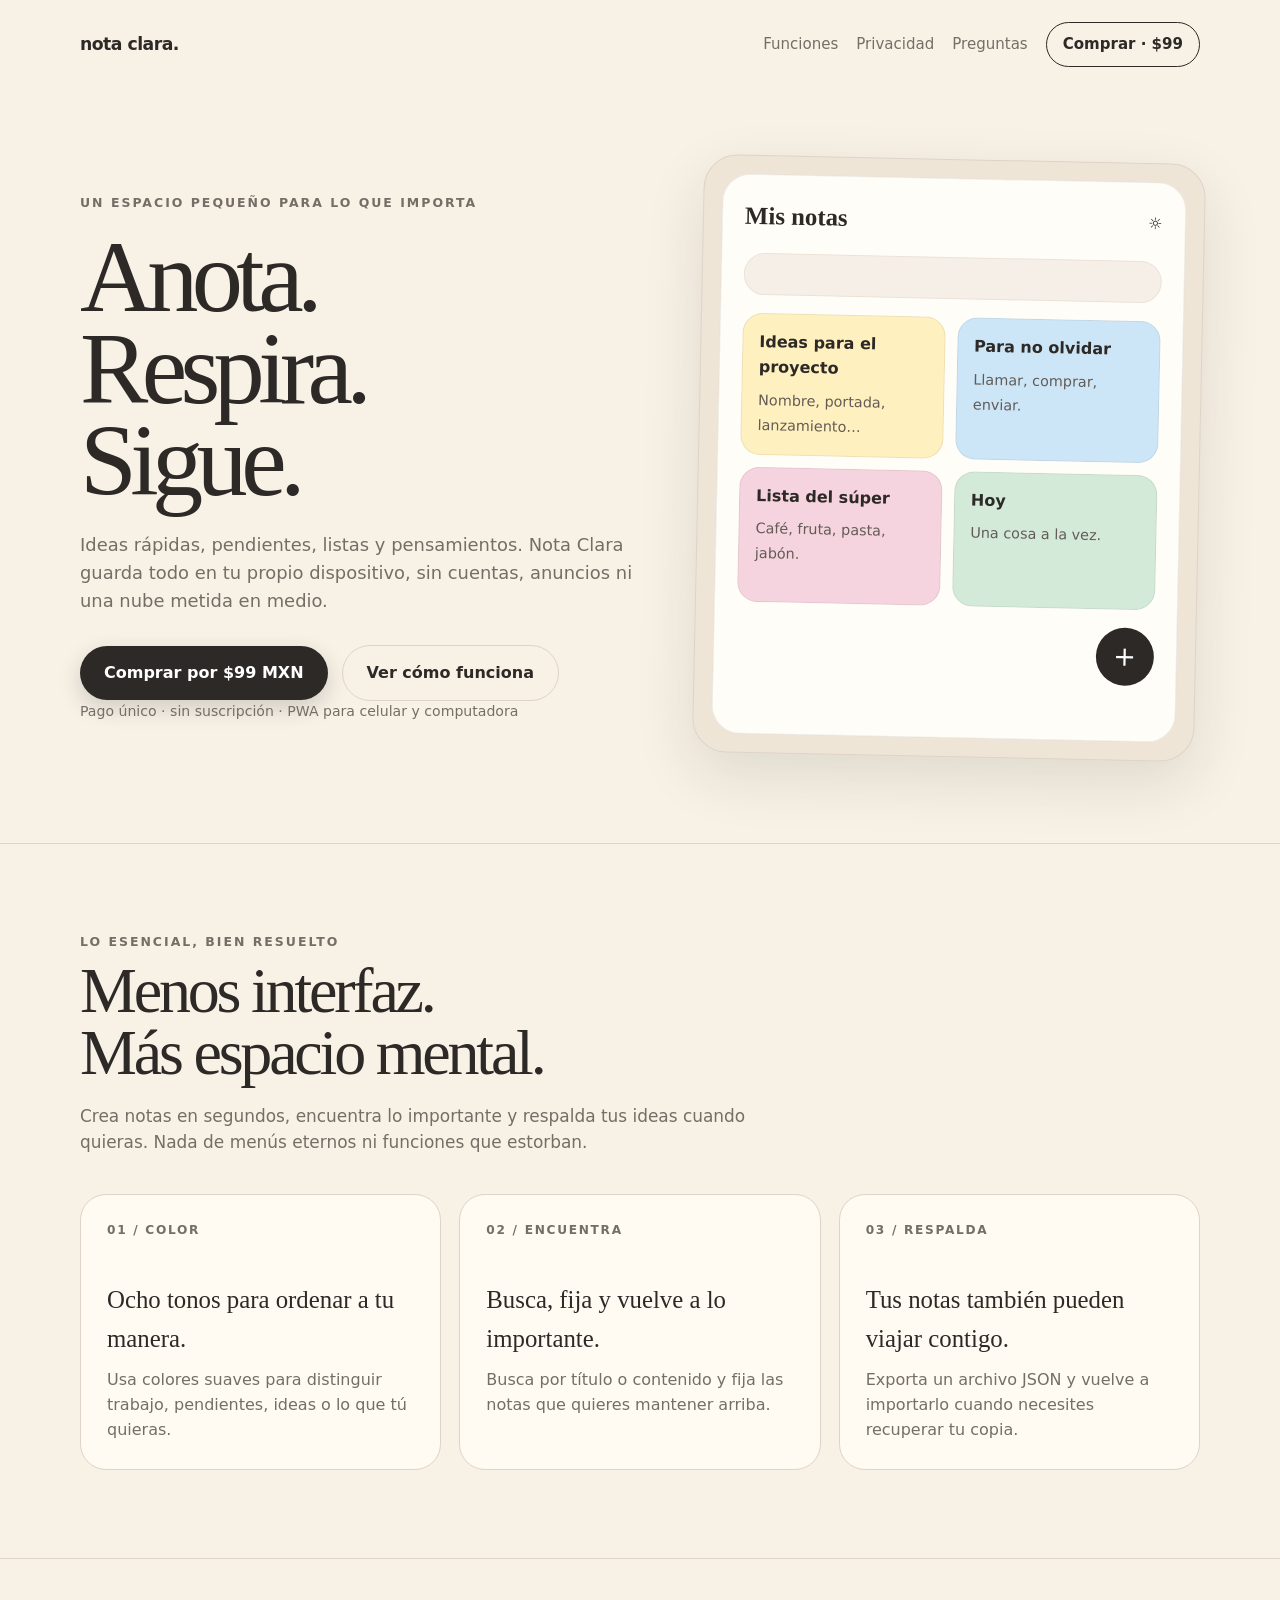
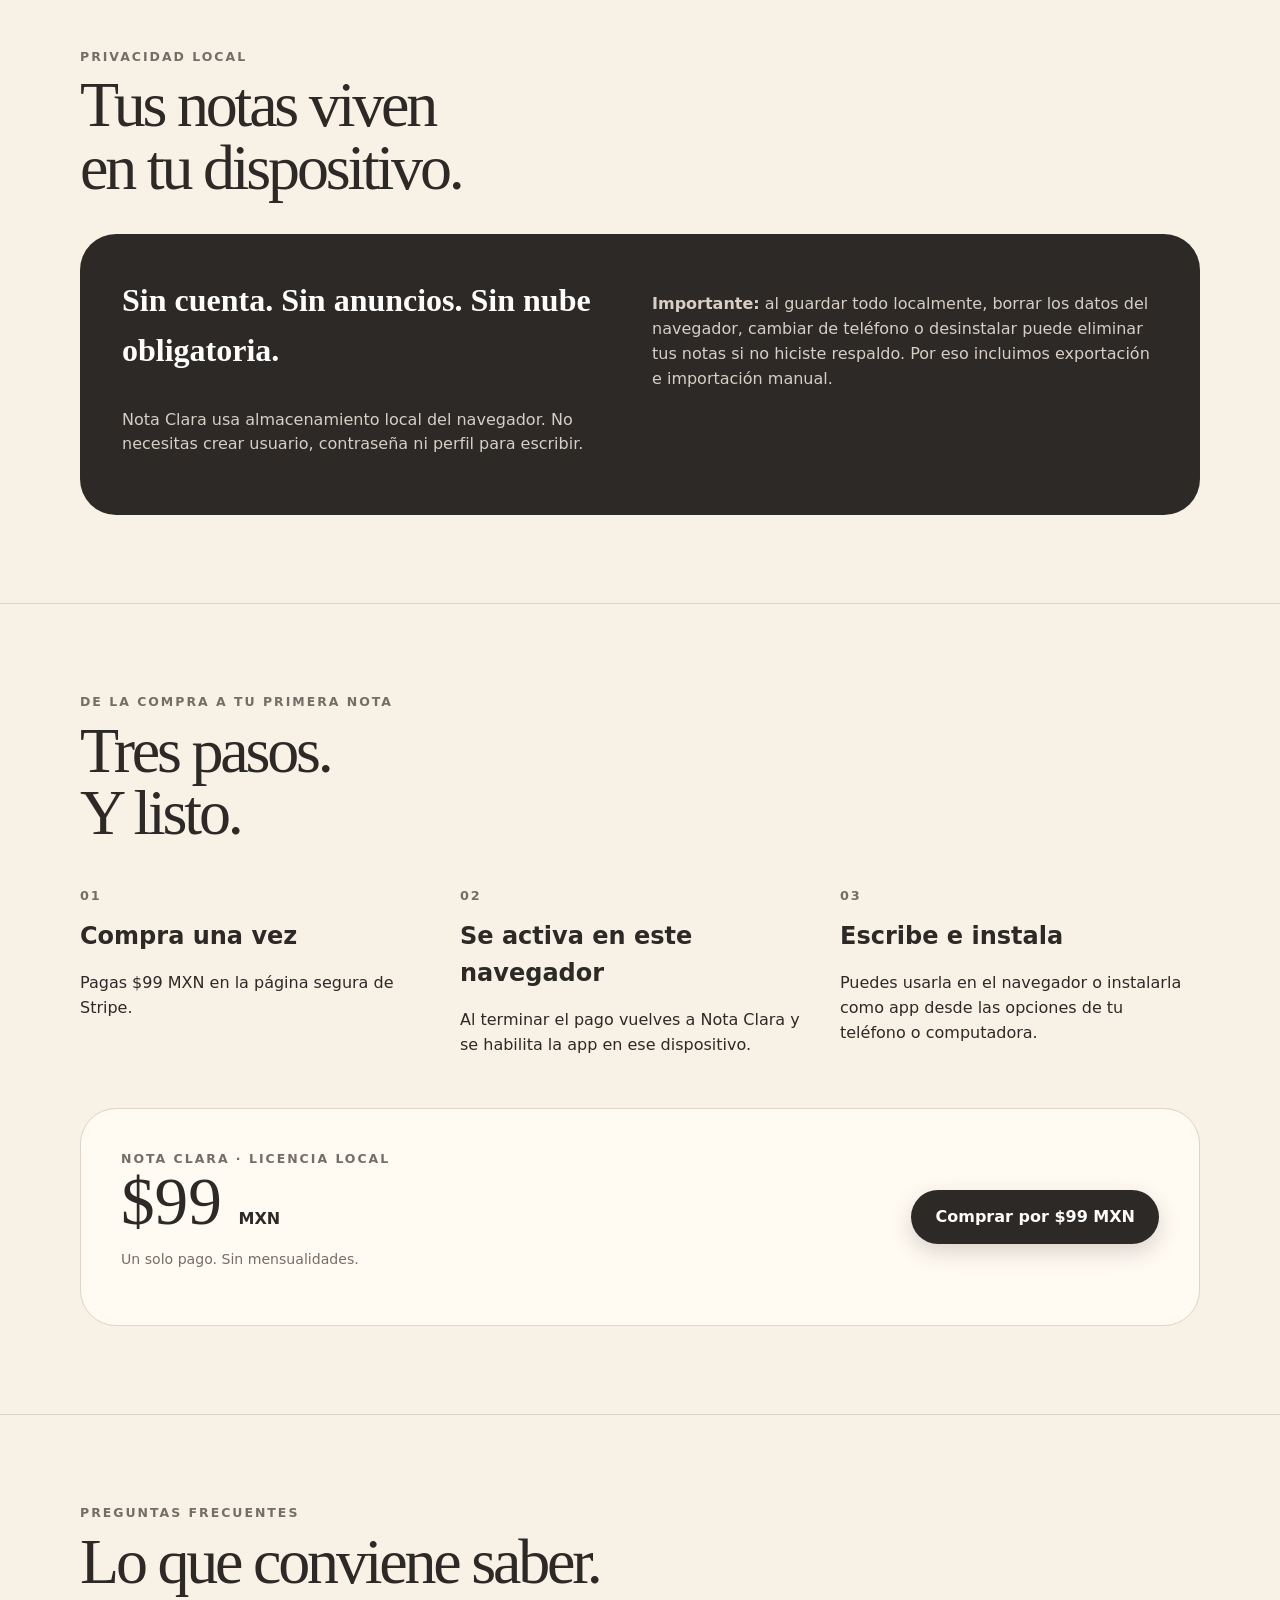
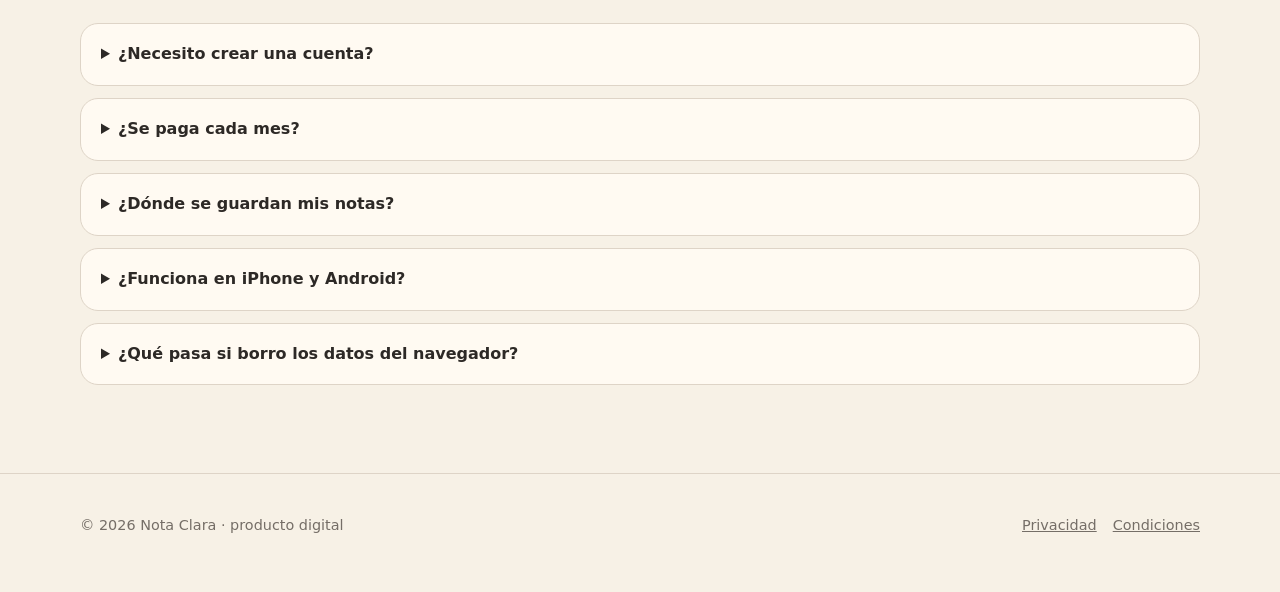
<file: index.html>
<!doctype html>
<html lang="es-MX">
<head>
<meta charset="utf-8"><meta name="viewport" content="width=device-width,initial-scale=1">
<title>Nota Clara — tus ideas, sin ruido</title>
<meta name="description" content="Una app de notas privada, rápida e instalable. Un solo pago de $99 MXN. Sin cuenta, sin anuncios y con tus notas guardadas en tu dispositivo.">
<meta name="theme-color" content="#f7f1e6"><meta property="og:title" content="Nota Clara"><meta property="og:description" content="Tus ideas, contigo. Notas locales, privadas y sin suscripción.">
<link rel="manifest" href="manifest.webmanifest"><link rel="icon" href="icon.svg" type="image/svg+xml"><link rel="stylesheet" href="styles.css">
</head>
<body>
<header class="container topbar">
  <a class="brand" href="./">nota clara.</a>
  <nav class="nav"><a href="#funciones">Funciones</a><a href="#privacidad">Privacidad</a><a href="#preguntas">Preguntas</a><a class="pill" href="https://buy.stripe.com/00w3co6zscEUdLd6kNenS06">Comprar · $99</a></nav>
</header>
<main>
<section class="container hero">
  <div>
    <div class="eyebrow">un espacio pequeño para lo que importa</div>
    <h1 class="serif">Anota.<br>Respira.<br>Sigue.</h1>
    <p>Ideas rápidas, pendientes, listas y pensamientos. Nota Clara guarda todo en tu propio dispositivo, sin cuentas, anuncios ni una nube metida en medio.</p>
    <div class="cta-row"><a class="cta" href="https://buy.stripe.com/00w3co6zscEUdLd6kNenS06">Comprar por $99 MXN</a><a class="cta secondary" href="#funciones">Ver cómo funciona</a></div>
    <div class="price-note">Pago único · sin suscripción · PWA para celular y computadora</div>
  </div>
  <div class="mock" aria-label="Vista previa de Nota Clara">
    <div class="phone">
      <div class="phone-head"><h3 class="serif">Mis notas</h3><span>☼</span></div>
      <div class="searchfake"></div>
      <div class="notesgrid">
        <div class="note-card"><strong>Ideas para el proyecto</strong><span>Nombre, portada, lanzamiento…</span></div>
        <div class="note-card"><strong>Para no olvidar</strong><span>Llamar, comprar, enviar.</span></div>
        <div class="note-card"><strong>Lista del súper</strong><span>Café, fruta, pasta, jabón.</span></div>
        <div class="note-card"><strong>Hoy</strong><span>Una cosa a la vez.</span></div>
      </div>
      <div class="fab">+</div>
    </div>
  </div>
</section>

<section id="funciones" class="section"><div class="container">
  <div class="eyebrow">lo esencial, bien resuelto</div>
  <h2 class="serif">Menos interfaz.<br>Más espacio mental.</h2>
  <p class="section-intro">Crea notas en segundos, encuentra lo importante y respalda tus ideas cuando quieras. Nada de menús eternos ni funciones que estorban.</p>
  <div class="feature-grid">
    <article class="feature"><div class="num">01 / COLOR</div><h3>Ocho tonos para ordenar a tu manera.</h3><p>Usa colores suaves para distinguir trabajo, pendientes, ideas o lo que tú quieras.</p></article>
    <article class="feature"><div class="num">02 / ENCUENTRA</div><h3>Busca, fija y vuelve a lo importante.</h3><p>Busca por título o contenido y fija las notas que quieres mantener arriba.</p></article>
    <article class="feature"><div class="num">03 / RESPALDA</div><h3>Tus notas también pueden viajar contigo.</h3><p>Exporta un archivo JSON y vuelve a importarlo cuando necesites recuperar tu copia.</p></article>
  </div>
</div></section>

<section id="privacidad" class="section"><div class="container">
  <div class="eyebrow">privacidad local</div>
  <h2 class="serif">Tus notas viven<br>en tu dispositivo.</h2>
  <div class="privacy-band">
    <div><h3 class="serif" style="font-size:2rem;margin-top:0">Sin cuenta. Sin anuncios. Sin nube obligatoria.</h3><p>Nota Clara usa almacenamiento local del navegador. No necesitas crear usuario, contraseña ni perfil para escribir.</p></div>
    <div><p><strong>Importante:</strong> al guardar todo localmente, borrar los datos del navegador, cambiar de teléfono o desinstalar puede eliminar tus notas si no hiciste respaldo. Por eso incluimos exportación e importación manual.</p></div>
  </div>
</div></section>

<section class="section"><div class="container">
  <div class="eyebrow">de la compra a tu primera nota</div>
  <h2 class="serif">Tres pasos.<br>Y listo.</h2>
  <div class="steps">
    <div class="step"><b>01</b><h3>Compra una vez</h3><p>Pagas $99 MXN en la página segura de Stripe.</p></div>
    <div class="step"><b>02</b><h3>Se activa en este navegador</h3><p>Al terminar el pago vuelves a Nota Clara y se habilita la app en ese dispositivo.</p></div>
    <div class="step"><b>03</b><h3>Escribe e instala</h3><p>Puedes usarla en el navegador o instalarla como app desde las opciones de tu teléfono o computadora.</p></div>
  </div>
  <div class="pricebox">
    <div><div class="eyebrow">nota clara · licencia local</div><div class="pricebig">$99 <span style="font:700 1rem Inter,system-ui">MXN</span></div><p class="small">Un solo pago. Sin mensualidades.</p></div>
    <a class="cta" href="https://buy.stripe.com/00w3co6zscEUdLd6kNenS06">Comprar por $99 MXN</a>
  </div>
</div></section>

<section id="preguntas" class="section"><div class="container">
  <div class="eyebrow">preguntas frecuentes</div><h2 class="serif">Lo que conviene saber.</h2>
  <div class="faq">
    <details><summary>¿Necesito crear una cuenta?</summary><p>No. La app no pide correo, usuario ni contraseña. Stripe puede solicitar datos para procesar el pago, pero eso no crea una cuenta dentro de Nota Clara.</p></details>
    <details><summary>¿Se paga cada mes?</summary><p>No. El precio mostrado es de $99 MXN por un pago único.</p></details>
    <details><summary>¿Dónde se guardan mis notas?</summary><p>En el almacenamiento local de tu navegador. Por eso recomendamos exportar respaldos periódicos.</p></details>
    <details><summary>¿Funciona en iPhone y Android?</summary><p>Sí, funciona desde navegadores modernos y puede instalarse como PWA cuando el sistema lo permita. La forma exacta de instalar varía según el dispositivo y navegador.</p></details>
    <details><summary>¿Qué pasa si borro los datos del navegador?</summary><p>Puedes perder la licencia local y las notas de ese dispositivo. Conserva tus respaldos. Para una restauración de compra más fuerte haría falta un sistema de cuenta o verificación en servidor.</p></details>
  </div>
</div></section>
</main>
<footer><div class="container footer-row"><div>© 2026 Nota Clara · producto digital</div><div class="footer-links"><a href="privacidad.html">Privacidad</a><a href="condiciones.html">Condiciones</a></div></div></footer>
<script>
if('serviceWorker' in navigator) window.addEventListener('load',()=>navigator.serviceWorker.register('./sw.js').catch(()=>{}));
</script>
</body></html>
</file>
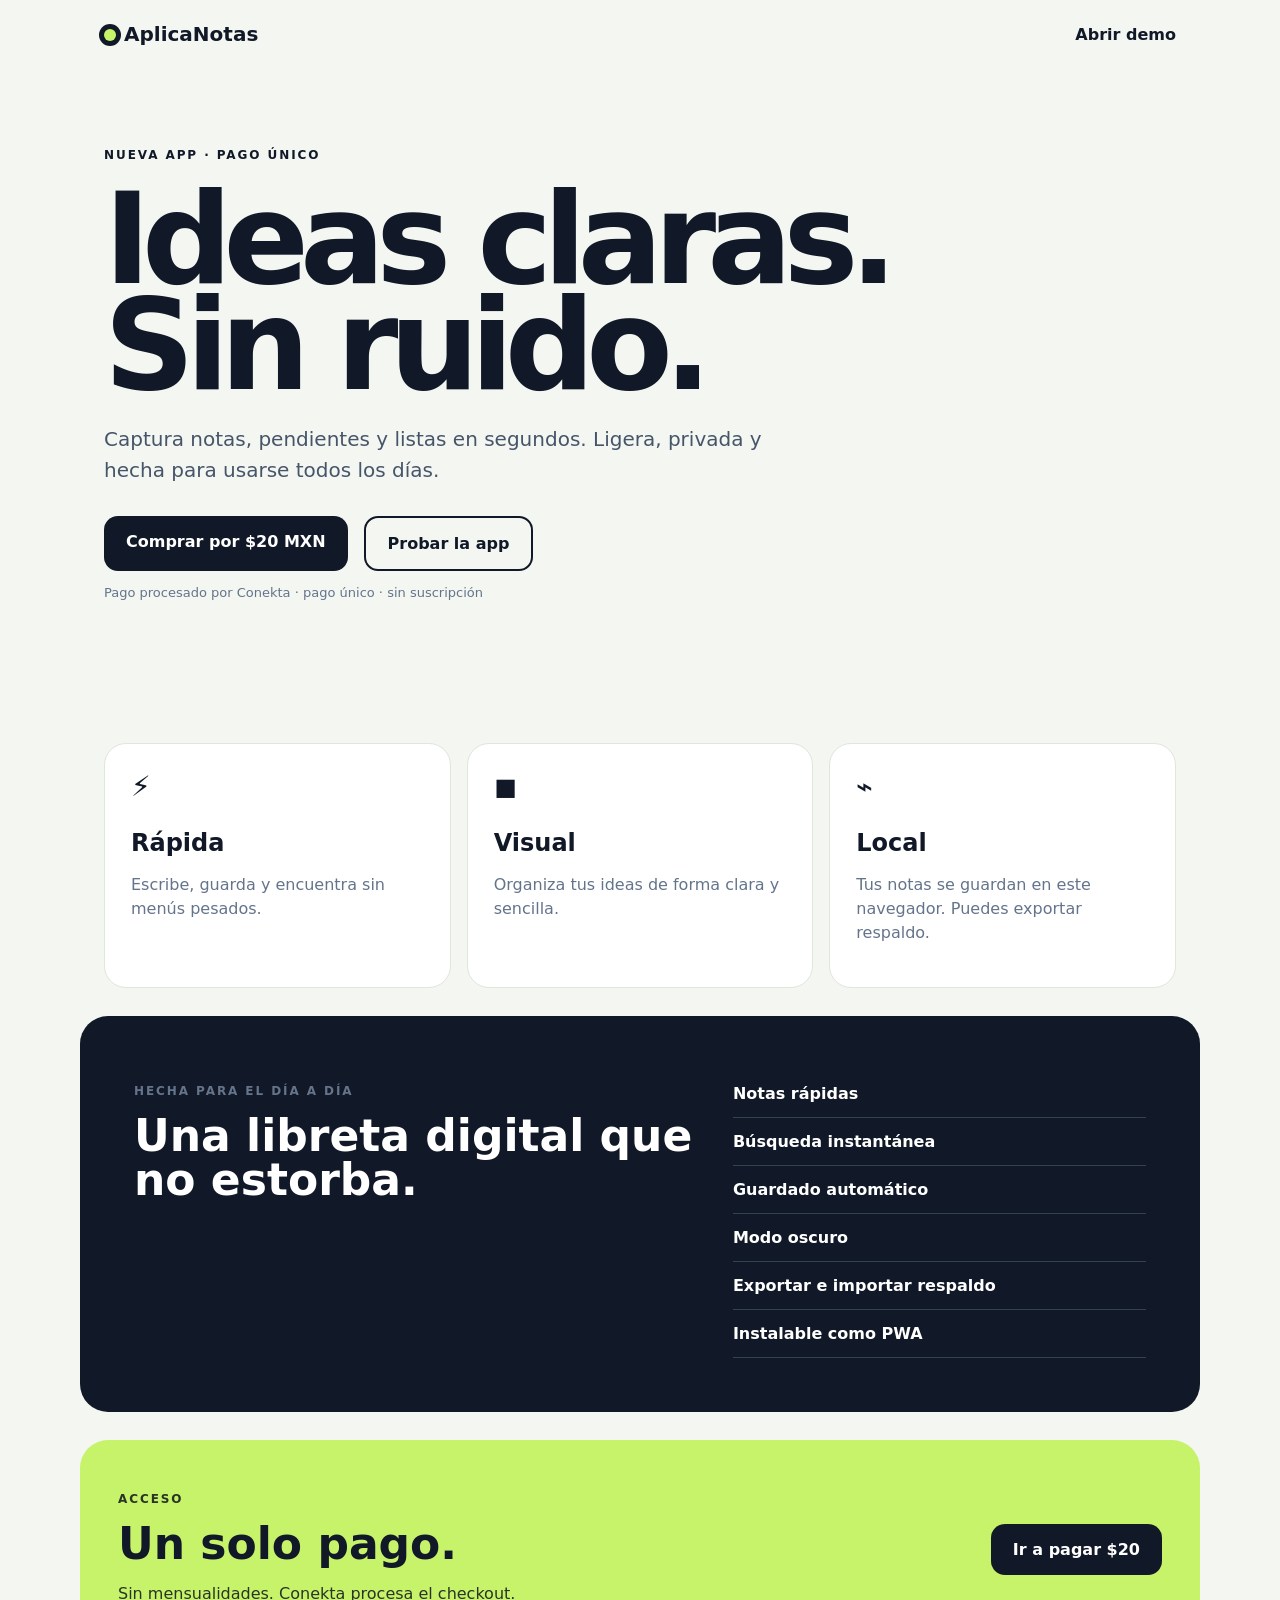
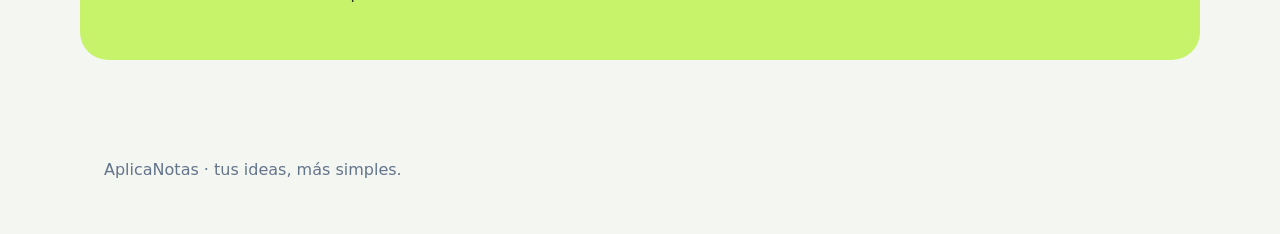
<file: aplicanotas/index.html>
<!doctype html><html lang="es-MX"><head><meta charset="utf-8"><meta name="viewport" content="width=device-width,initial-scale=1"><title>AplicaNotas</title><meta name="description" content="Notas rápidas, listas y recordatorios visuales. Pago único con Conekta."><link rel="manifest" href="manifest.webmanifest"><link rel="icon" href="icon.svg"><link rel="stylesheet" href="styles.css"><meta name="theme-color" content="#111827"></head><body>
<header class="top"><a class="brand" href="./"><span class="dot"></span>AplicaNotas</a><a class="ghost" href="app.html">Abrir demo</a></header>
<main>
<section class="hero"><div class="badge">NUEVA APP · PAGO ÚNICO</div><h1>Ideas claras.<br>Sin ruido.</h1><p class="lead">Captura notas, pendientes y listas en segundos. Ligera, privada y hecha para usarse todos los días.</p><div class="actions"><a class="primary" href="https://pay.conekta.com/link/b9e992347bab49ef8a6f6c35a938c95c">Comprar por $20 MXN</a><a class="secondary" href="app.html">Probar la app</a></div><p class="micro">Pago procesado por Conekta · pago único · sin suscripción</p></section>
<section class="cards"><article><b>⚡</b><h3>Rápida</h3><p>Escribe, guarda y encuentra sin menús pesados.</p></article><article><b>◼</b><h3>Visual</h3><p>Organiza tus ideas de forma clara y sencilla.</p></article><article><b>⌁</b><h3>Local</h3><p>Tus notas se guardan en este navegador. Puedes exportar respaldo.</p></article></section>
<section class="split"><div><p class="eyebrow">HECHA PARA EL DÍA A DÍA</p><h2>Una libreta digital que no estorba.</h2></div><ul><li>Notas rápidas</li><li>Búsqueda instantánea</li><li>Guardado automático</li><li>Modo oscuro</li><li>Exportar e importar respaldo</li><li>Instalable como PWA</li></ul></section>
<section class="paybox"><div><p class="eyebrow">ACCESO</p><h2>Un solo pago.</h2><p>Sin mensualidades. Conekta procesa el checkout.</p></div><a class="primary" href="https://pay.conekta.com/link/b9e992347bab49ef8a6f6c35a938c95c">Ir a pagar $20</a></section>
</main><footer>AplicaNotas · tus ideas, más simples.</footer><script>if('serviceWorker'in navigator)navigator.serviceWorker.register('sw.js');</script></body></html>
</file>
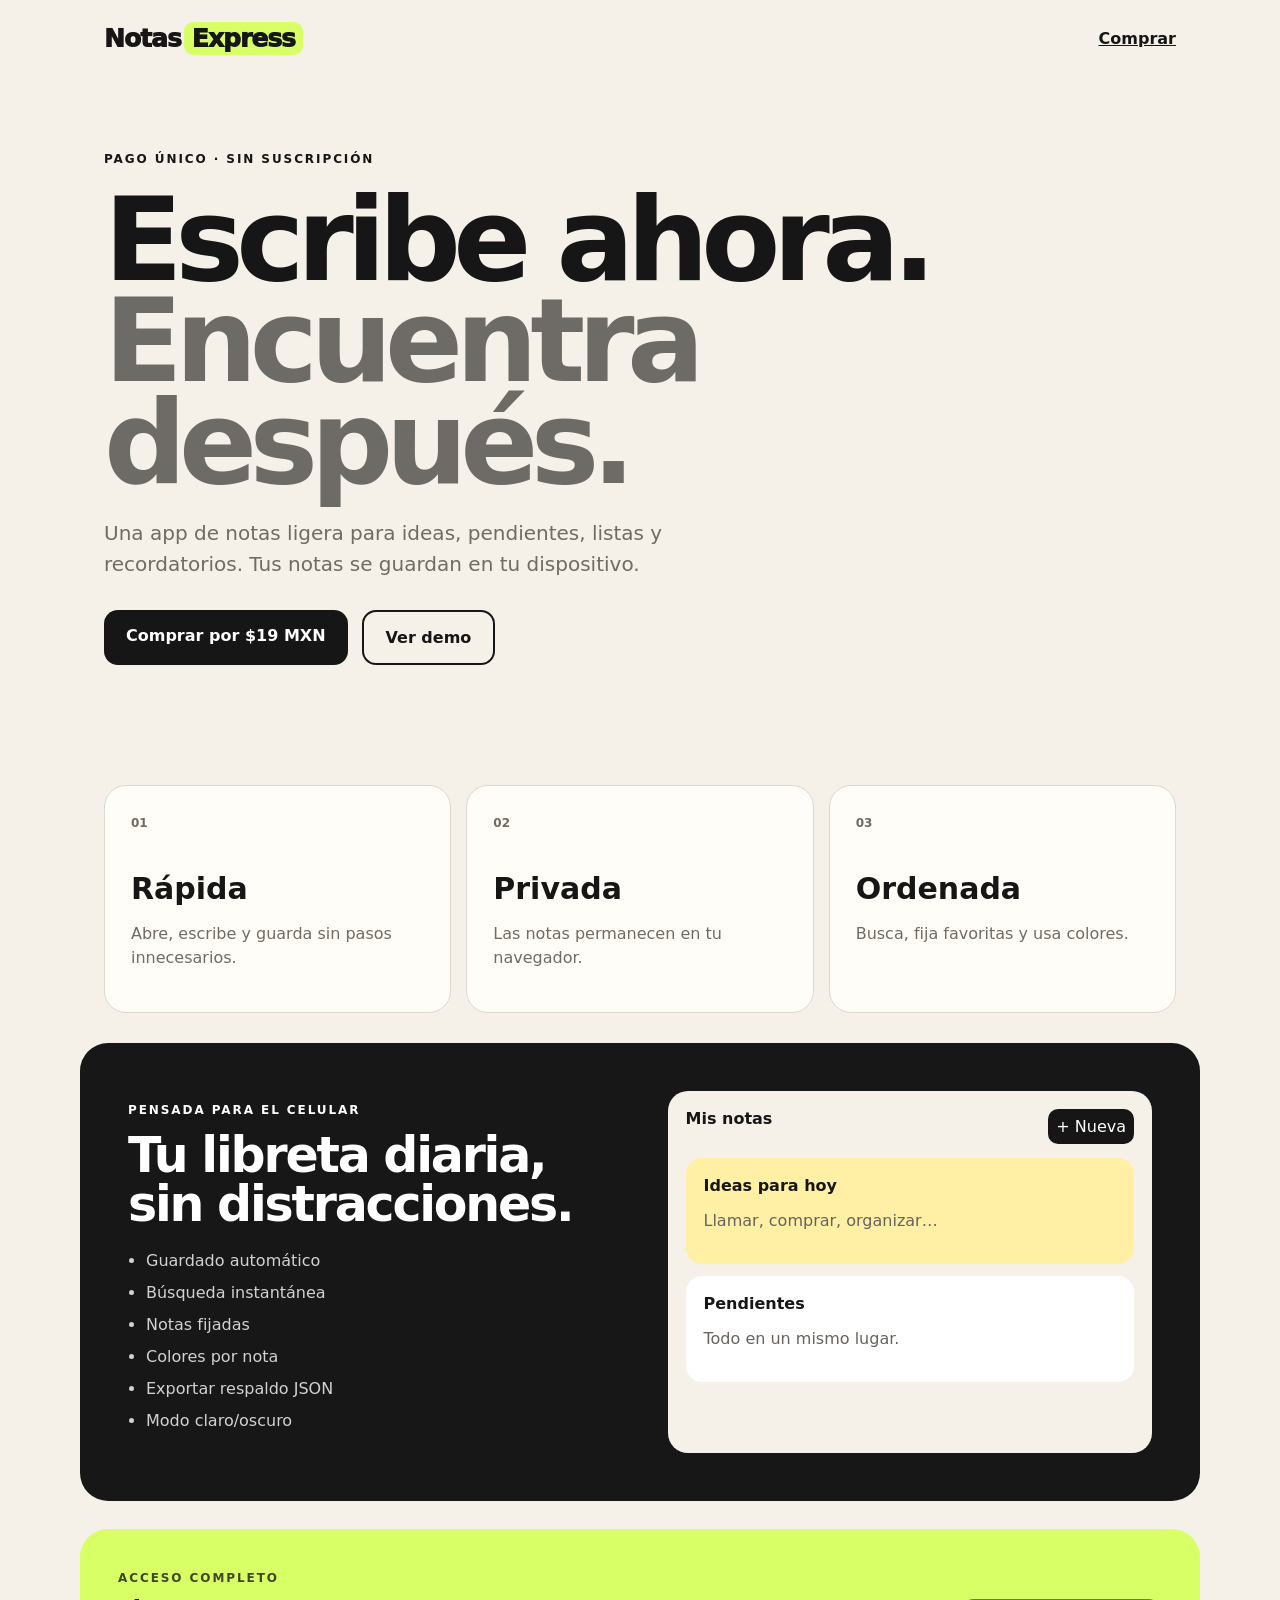
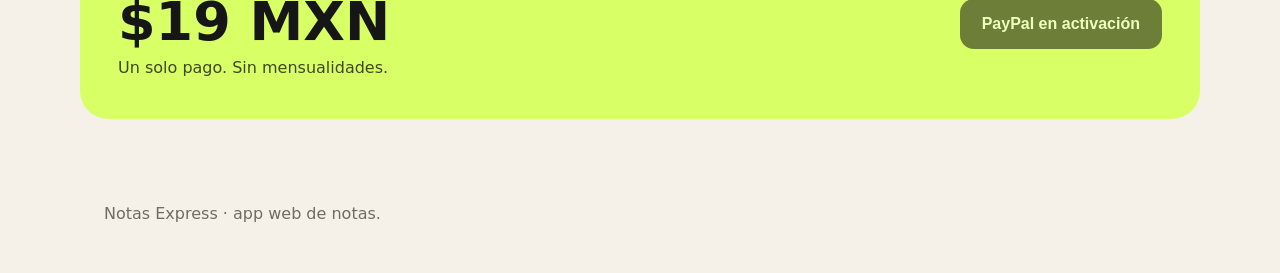
<file: notas-express/index.html>
<!doctype html><html lang="es-MX"><head><meta charset="utf-8"><meta name="viewport" content="width=device-width,initial-scale=1"><title>Notas Express</title><meta name="description" content="Notas rápidas, privadas y simples por un solo pago."><link rel="manifest" href="manifest.webmanifest"><link rel="icon" href="icon.svg"><link rel="stylesheet" href="styles.css"><meta name="theme-color" content="#161616"></head><body>
<header class="nav"><a class="brand" href="./">Notas<span>Express</span></a><a class="mini" href="#comprar">Comprar</a></header>
<main><section class="hero"><div class="pill">PAGO ÚNICO · SIN SUSCRIPCIÓN</div><h1>Escribe ahora.<br><em>Encuentra después.</em></h1><p>Una app de notas ligera para ideas, pendientes, listas y recordatorios. Tus notas se guardan en tu dispositivo.</p><div class="cta"><a class="buy" id="buyTop" href="#comprar">Comprar por $19 MXN</a><a class="demo" href="demo.html">Ver demo</a></div></section>
<section class="features"><article><span>01</span><h3>Rápida</h3><p>Abre, escribe y guarda sin pasos innecesarios.</p></article><article><span>02</span><h3>Privada</h3><p>Las notas permanecen en tu navegador.</p></article><article><span>03</span><h3>Ordenada</h3><p>Busca, fija favoritas y usa colores.</p></article></section>
<section class="preview"><div><p class="eyebrow">PENSADA PARA EL CELULAR</p><h2>Tu libreta diaria, sin distracciones.</h2><ul><li>Guardado automático</li><li>Búsqueda instantánea</li><li>Notas fijadas</li><li>Colores por nota</li><li>Exportar respaldo JSON</li><li>Modo claro/oscuro</li></ul></div><div class="mock"><div class="mocktop"><b>Mis notas</b><i>+ Nueva</i></div><div class="mocknote yellow"><b>Ideas para hoy</b><p>Llamar, comprar, organizar…</p></div><div class="mocknote"><b>Pendientes</b><p>Todo en un mismo lugar.</p></div></div></section>
<section id="comprar" class="purchase"><div><p class="eyebrow">ACCESO COMPLETO</p><h2>$19 MXN</h2><p>Un solo pago. Sin mensualidades.</p></div><button id="paypalButton" class="buy disabled" type="button">PayPal en activación</button></section></main>
<footer>Notas Express · app web de notas.</footer>
<script>document.getElementById('paypalButton').onclick=()=>alert('El pago por PayPal está terminando de activarse.');</script></body></html>
</file>
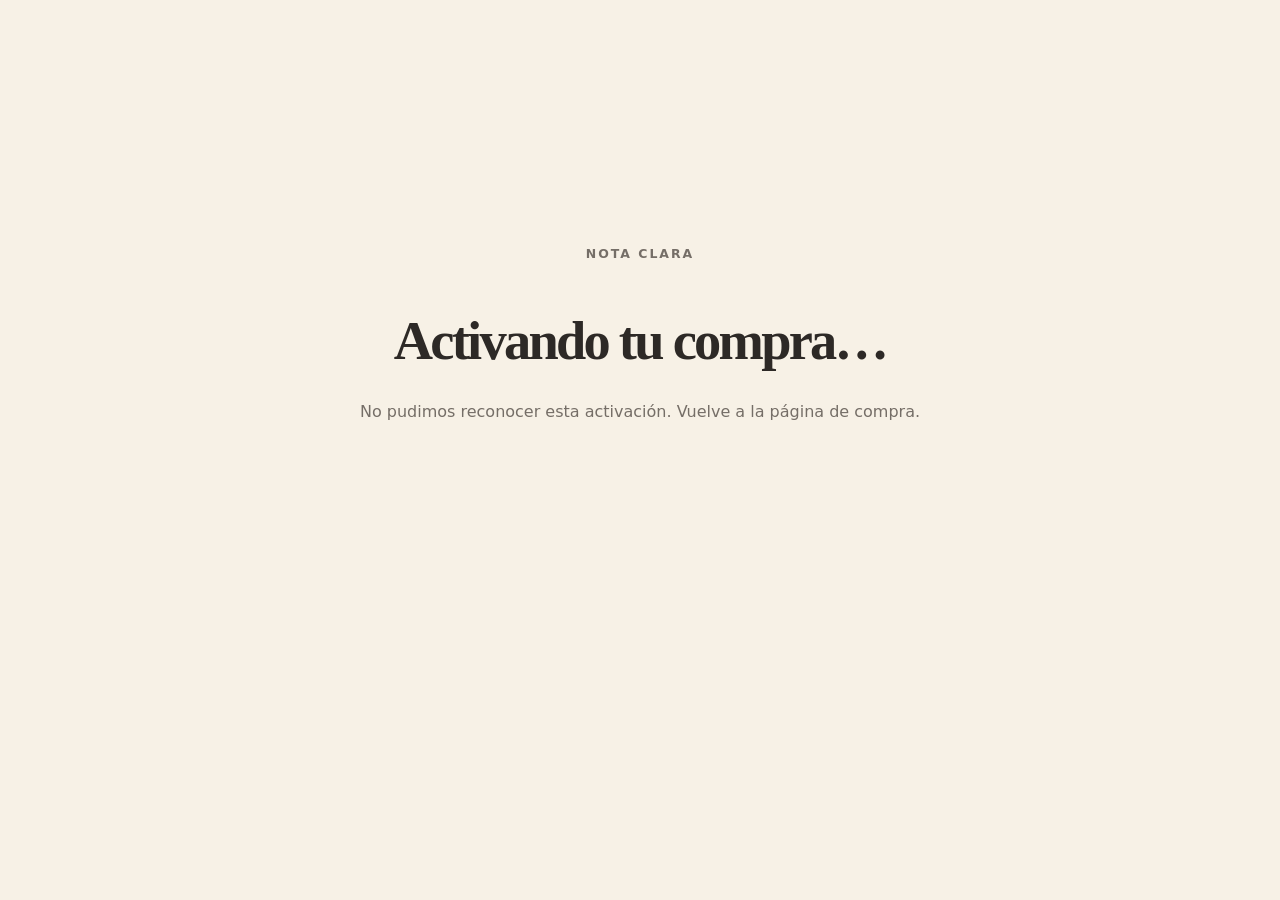
<file: activar.html>
<!doctype html><html lang="es-MX"><head><meta charset="utf-8"><meta name="viewport" content="width=device-width,initial-scale=1"><title>Activando Nota Clara</title><link rel="stylesheet" href="styles.css"><meta name="theme-color" content="#f7f1e6"></head>
<body><main class="container legal" style="min-height:80vh;display:grid;place-items:center;text-align:center"><div><div class="eyebrow">nota clara</div><h1 class="serif" style="margin-bottom:14px">Activando tu compra…</h1><p id="msg">Estamos preparando tu espacio para escribir.</p></div></main>
<script>
(async () => {
 const p=new URLSearchParams(location.search), token=p.get('token')||'', sid=p.get('session_id')||'';
 const msg=document.getElementById('msg');
 const enc=new TextEncoder().encode(token);
 const digest=await crypto.subtle.digest('SHA-256',enc);
 const hex=[...new Uint8Array(digest)].map(b=>b.toString(16).padStart(2,'0')).join('');
 const tokenOk = hex === "acd83adb0beb9f7d64d7ad325cb08e0a04d4c3744f33db5fd9537857ff2508b0";
 const sessionLooksValid = sid.startsWith('cs_') && sid.length > 10;
 if(tokenOk && sessionLooksValid) {
   localStorage.setItem('nota_clara_paid_v1','true');
   localStorage.setItem('nota_clara_paid_at',new Date().toISOString());
   localStorage.setItem('nota_clara_checkout_session',sid);
   msg.textContent='Listo. Abriendo Nota Clara…';
   setTimeout(()=>location.replace('app.html'),500);
 } else {
   msg.textContent='No pudimos reconocer esta activación. Vuelve a la página de compra.';
   setTimeout(()=>location.replace('index.html#preguntas'),2200);
 }
})();
</script></body></html>
</file>
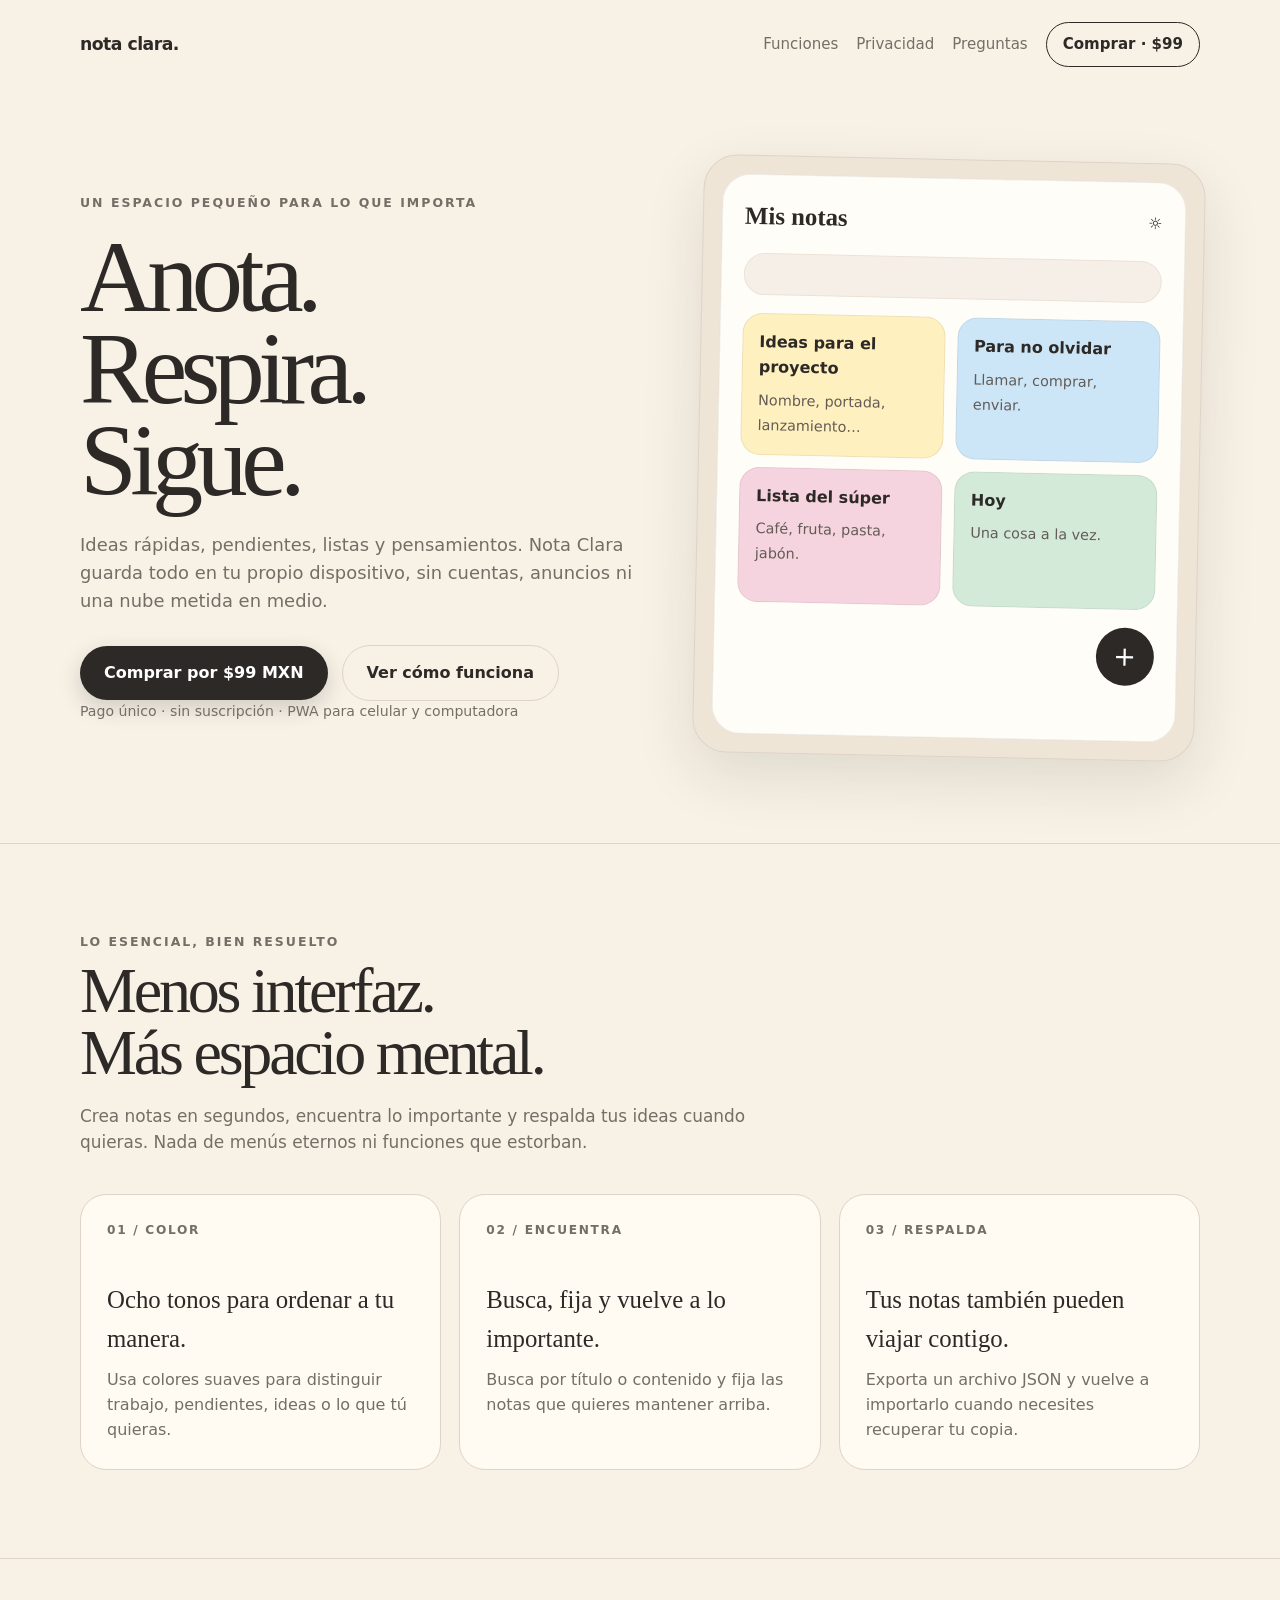
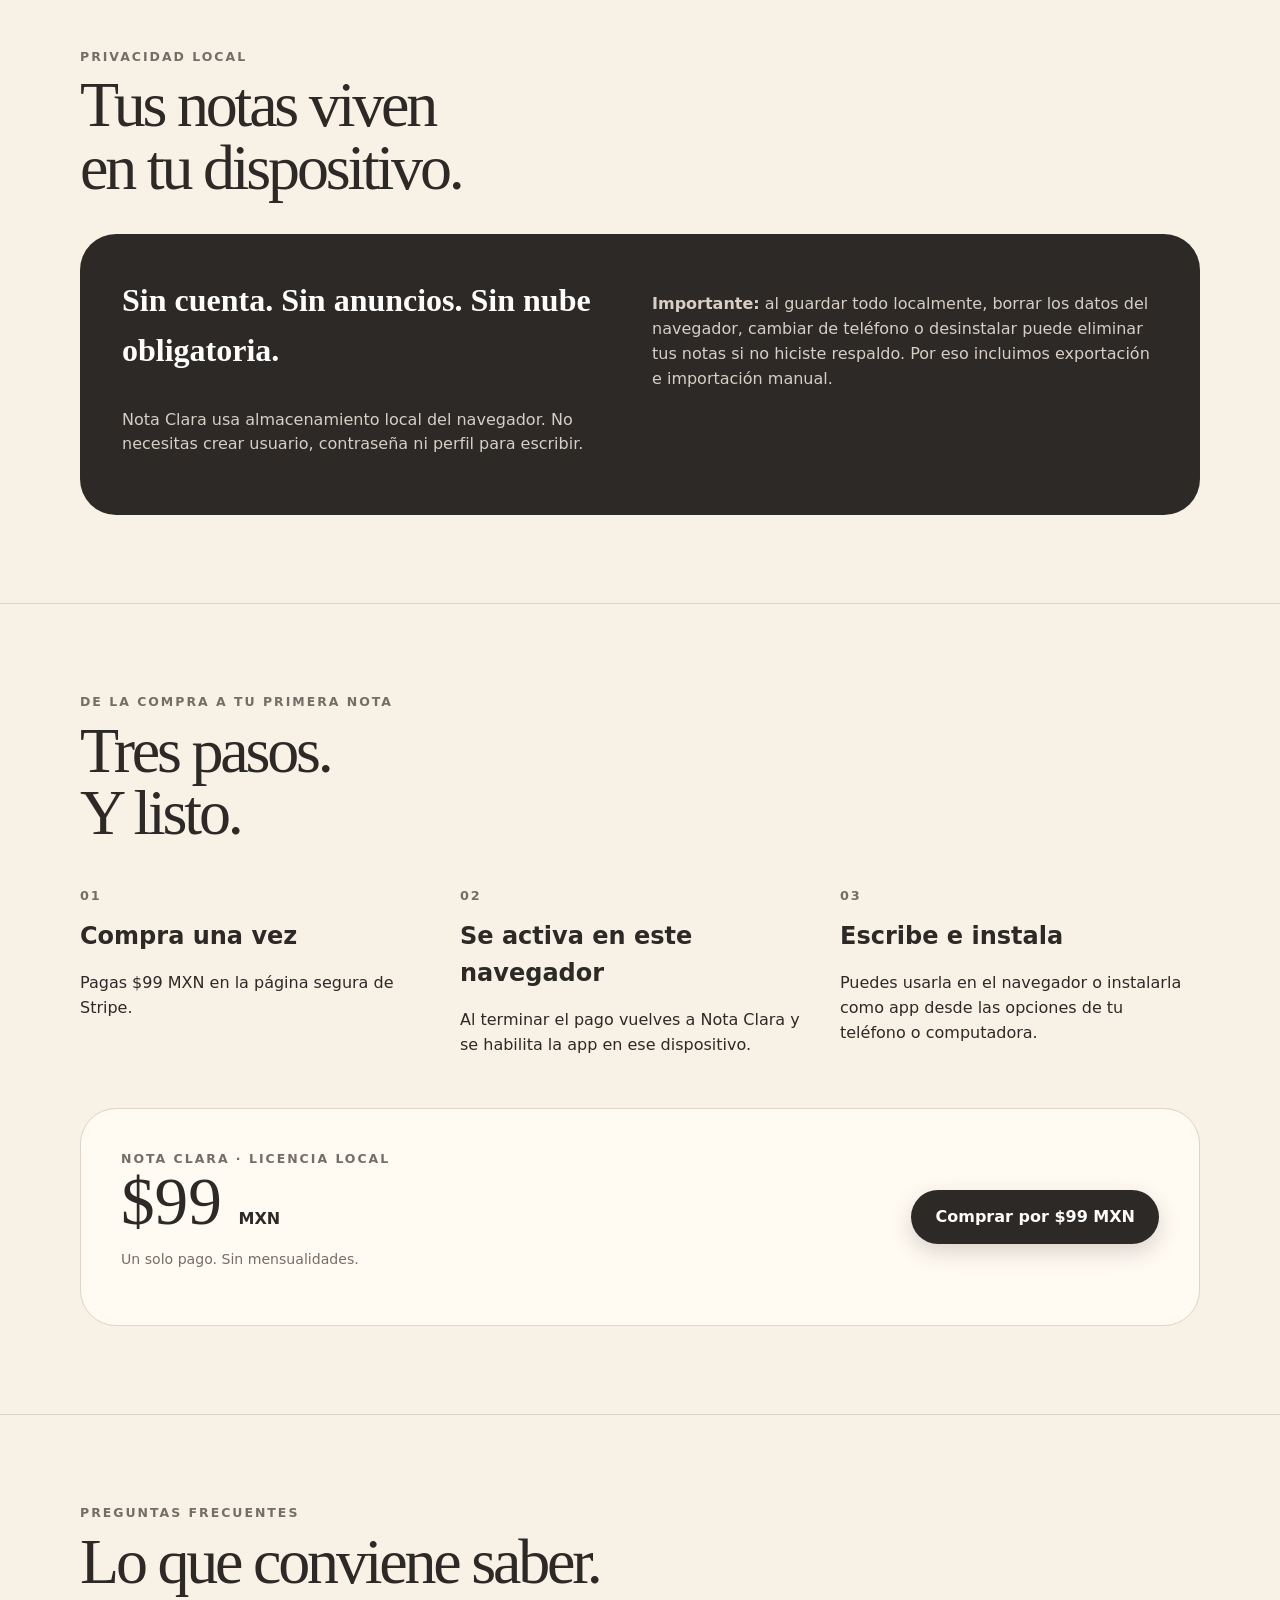
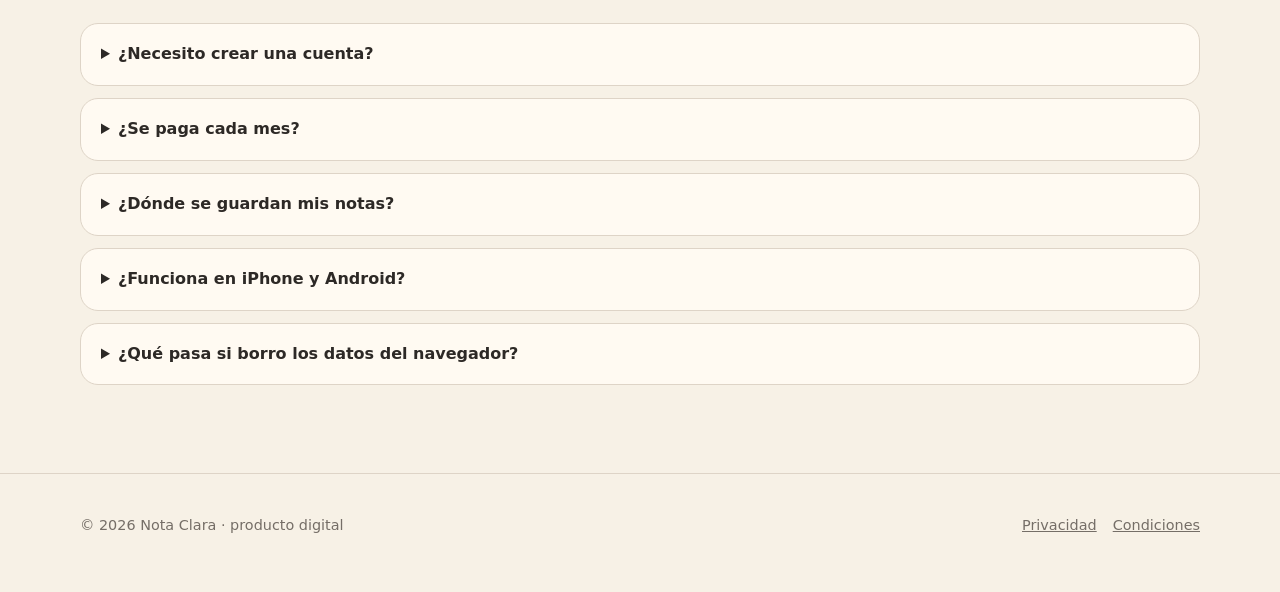
<file: app.html>
<!doctype html>
<html lang="es-MX"><head><meta charset="utf-8"><meta name="viewport" content="width=device-width,initial-scale=1">
<title>Nota Clara — Mis notas</title><meta name="theme-color" content="#f7f1e6"><link rel="manifest" href="manifest.webmanifest"><link rel="icon" href="icon.svg" type="image/svg+xml"><link rel="stylesheet" href="styles.css"></head>
<body class="app-shell">
<header class="app-top"><div class="container"><a class="brand" href="app.html">nota clara.</a><div class="app-actions"><button id="themeBtn" class="iconbtn" title="Cambiar tema" aria-label="Cambiar tema">☼</button><a class="iconbtn" href="index.html" title="Acerca de Nota Clara" aria-label="Acerca de Nota Clara">?</a></div></div></header>
<main class="container app-main">
  <div class="toolbar">
    <label class="search"><span class="mag">⌕</span><input id="searchInput" type="search" placeholder="Buscar en tus notas…" aria-label="Buscar notas"></label>
    <div class="filters"><button id="sortBtn" class="filter" type="button">Recientes ↓</button><button id="viewBtn" class="filter" type="button">Cuadrícula</button></div>
  </div>
  <div class="tabs"><button class="tab active" data-tab="notes">Notas</button><button class="tab" data-tab="trash">Papelera <span id="trashCount"></span></button></div>
  <section id="notesList" class="note-list grid" aria-live="polite"></section>
  <div class="backupbar"><button id="exportBtn" class="filter">Exportar respaldo</button><button id="importBtn" class="filter">Importar respaldo</button><input id="importFile" type="file" accept=".json,application/json" hidden></div>
  <p class="small">Privacidad local: tus notas se guardan únicamente en este navegador. Guarda respaldos fuera del dispositivo.</p>
</main>
<button id="newBtn" class="newnote" aria-label="Nueva nota">+</button>

<div id="editorBack" class="modalback" role="dialog" aria-modal="true" aria-labelledby="editorTitleLabel">
  <div id="editorModal" class="modal" style="background:var(--note1)">
    <label id="editorTitleLabel" class="small" for="titleInput">Título</label>
    <input id="titleInput" class="editor-title" maxlength="500" placeholder="Título">
    <textarea id="bodyInput" class="editor-body" placeholder="Escribe lo que tengas en mente…"></textarea>
    <div class="editor-foot">
      <div id="swatches" class="swatches" aria-label="Color de la nota"></div>
      <div class="spacer"></div>
      <span id="saveState" class="small">Guardado</span>
      <button id="pinBtn" class="ghost" type="button">Fijar</button>
      <button id="trashBtn" class="danger" type="button">Papelera</button>
      <button id="closeBtn" class="ghost" type="button">Cerrar</button>
    </div>
  </div>
</div>
<div id="toast" class="toast"></div>
<script src="app.js"></script>
</body></html>
</file>
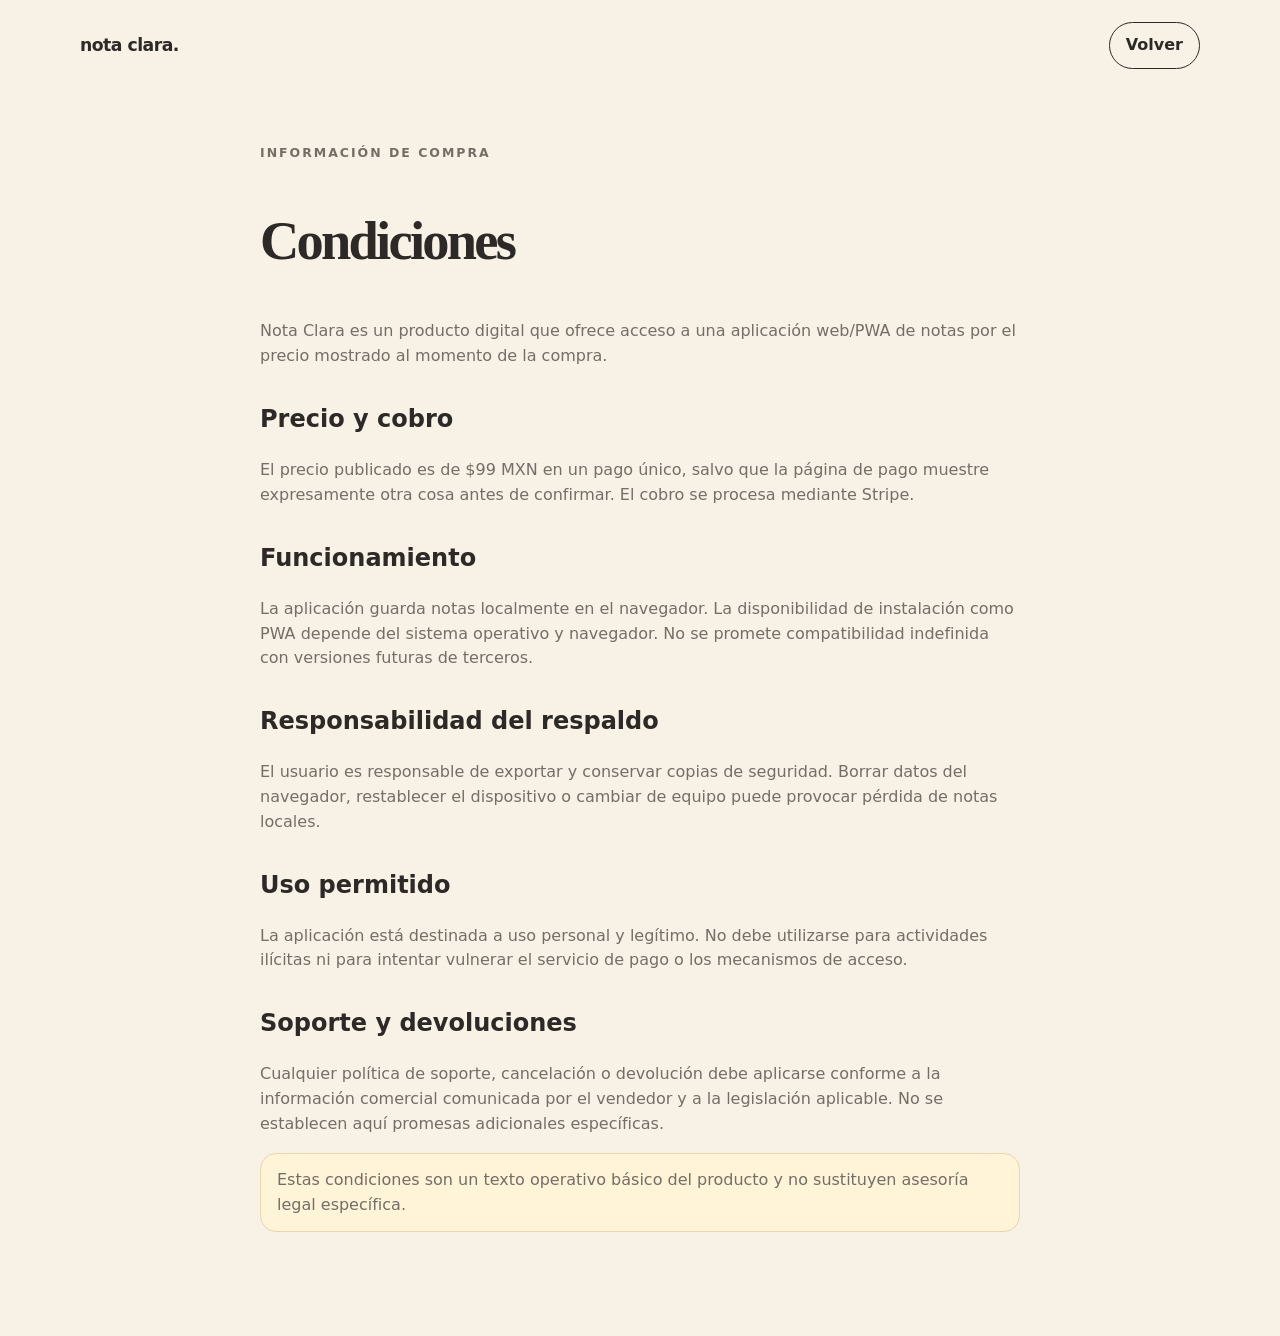
<file: condiciones.html>
<!doctype html><html lang="es-MX"><head><meta charset="utf-8"><meta name="viewport" content="width=device-width,initial-scale=1"><title>Condiciones — Nota Clara</title><link rel="stylesheet" href="styles.css"></head><body>
<header class="container topbar"><a class="brand" href="index.html">nota clara.</a><a class="pill" href="index.html">Volver</a></header>
<main class="container legal"><div class="eyebrow">información de compra</div><h1 class="serif">Condiciones</h1>
<p>Nota Clara es un producto digital que ofrece acceso a una aplicación web/PWA de notas por el precio mostrado al momento de la compra.</p>
<h2>Precio y cobro</h2><p>El precio publicado es de $99 MXN en un pago único, salvo que la página de pago muestre expresamente otra cosa antes de confirmar. El cobro se procesa mediante Stripe.</p>
<h2>Funcionamiento</h2><p>La aplicación guarda notas localmente en el navegador. La disponibilidad de instalación como PWA depende del sistema operativo y navegador. No se promete compatibilidad indefinida con versiones futuras de terceros.</p>
<h2>Responsabilidad del respaldo</h2><p>El usuario es responsable de exportar y conservar copias de seguridad. Borrar datos del navegador, restablecer el dispositivo o cambiar de equipo puede provocar pérdida de notas locales.</p>
<h2>Uso permitido</h2><p>La aplicación está destinada a uso personal y legítimo. No debe utilizarse para actividades ilícitas ni para intentar vulnerar el servicio de pago o los mecanismos de acceso.</p>
<h2>Soporte y devoluciones</h2><p>Cualquier política de soporte, cancelación o devolución debe aplicarse conforme a la información comercial comunicada por el vendedor y a la legislación aplicable. No se establecen aquí promesas adicionales específicas.</p>
<p class="notice">Estas condiciones son un texto operativo básico del producto y no sustituyen asesoría legal específica.</p>
</main></body></html>
</file>
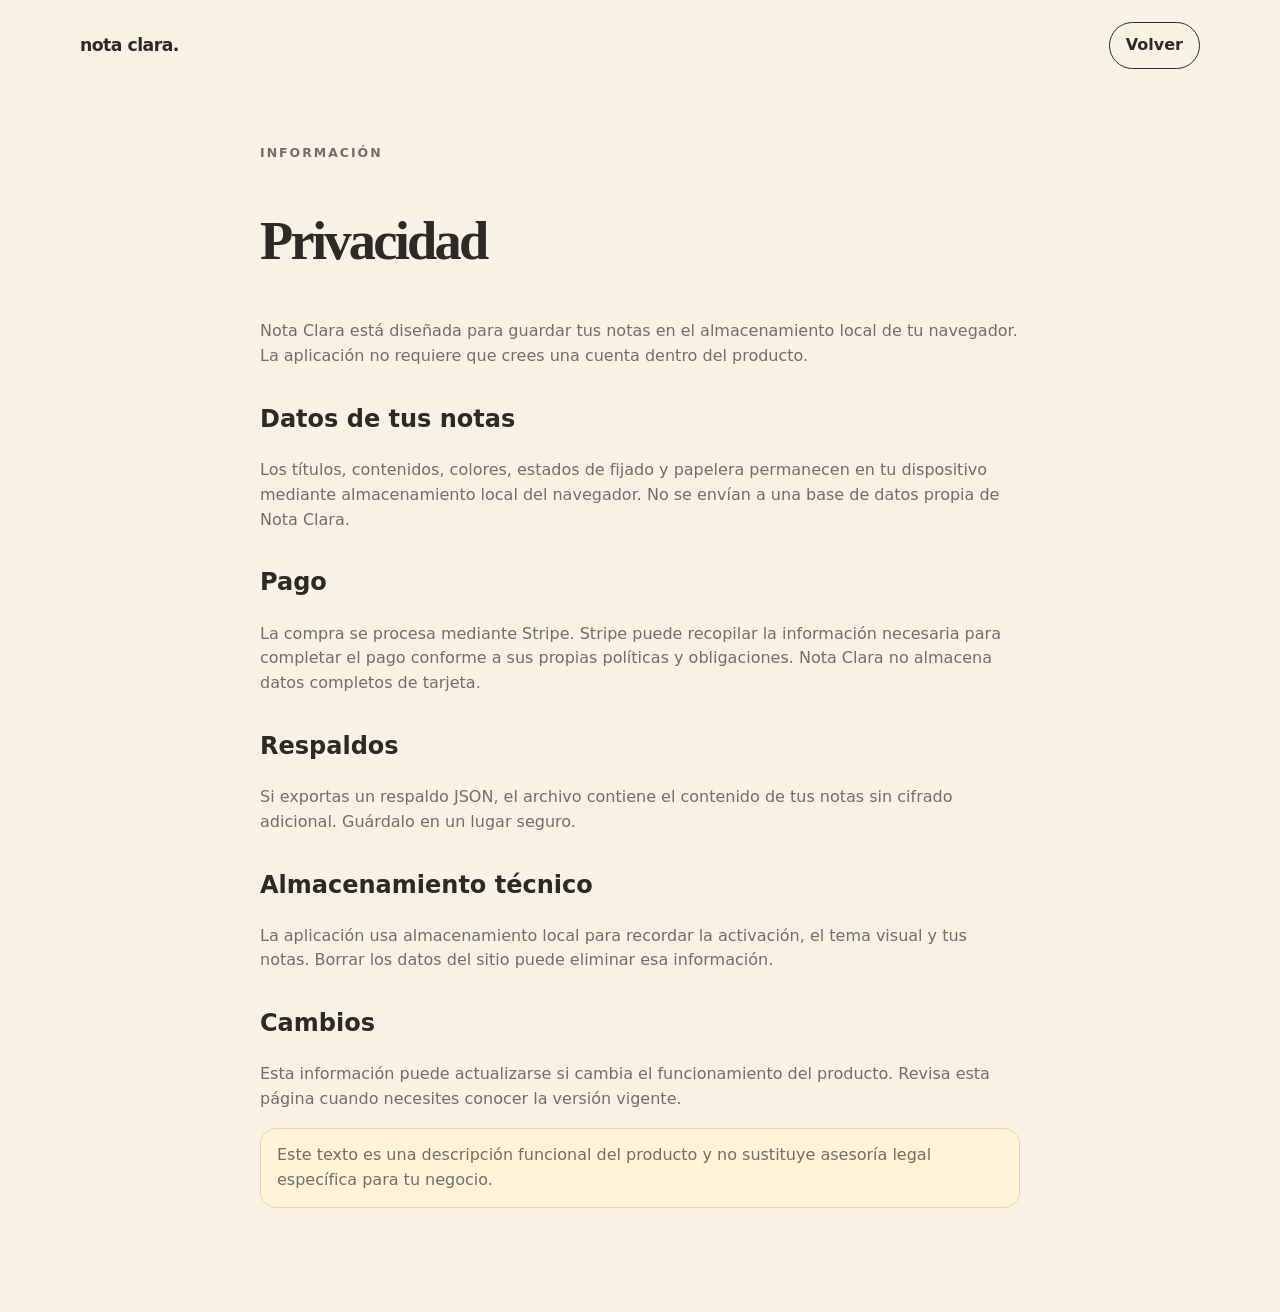
<file: privacidad.html>
<!doctype html><html lang="es-MX"><head><meta charset="utf-8"><meta name="viewport" content="width=device-width,initial-scale=1"><title>Privacidad — Nota Clara</title><link rel="stylesheet" href="styles.css"></head><body>
<header class="container topbar"><a class="brand" href="index.html">nota clara.</a><a class="pill" href="index.html">Volver</a></header>
<main class="container legal"><div class="eyebrow">información</div><h1 class="serif">Privacidad</h1>
<p>Nota Clara está diseñada para guardar tus notas en el almacenamiento local de tu navegador. La aplicación no requiere que crees una cuenta dentro del producto.</p>
<h2>Datos de tus notas</h2><p>Los títulos, contenidos, colores, estados de fijado y papelera permanecen en tu dispositivo mediante almacenamiento local del navegador. No se envían a una base de datos propia de Nota Clara.</p>
<h2>Pago</h2><p>La compra se procesa mediante Stripe. Stripe puede recopilar la información necesaria para completar el pago conforme a sus propias políticas y obligaciones. Nota Clara no almacena datos completos de tarjeta.</p>
<h2>Respaldos</h2><p>Si exportas un respaldo JSON, el archivo contiene el contenido de tus notas sin cifrado adicional. Guárdalo en un lugar seguro.</p>
<h2>Almacenamiento técnico</h2><p>La aplicación usa almacenamiento local para recordar la activación, el tema visual y tus notas. Borrar los datos del sitio puede eliminar esa información.</p>
<h2>Cambios</h2><p>Esta información puede actualizarse si cambia el funcionamiento del producto. Revisa esta página cuando necesites conocer la versión vigente.</p>
<p class="notice">Este texto es una descripción funcional del producto y no sustituye asesoría legal específica para tu negocio.</p>
</main></body></html>
</file>
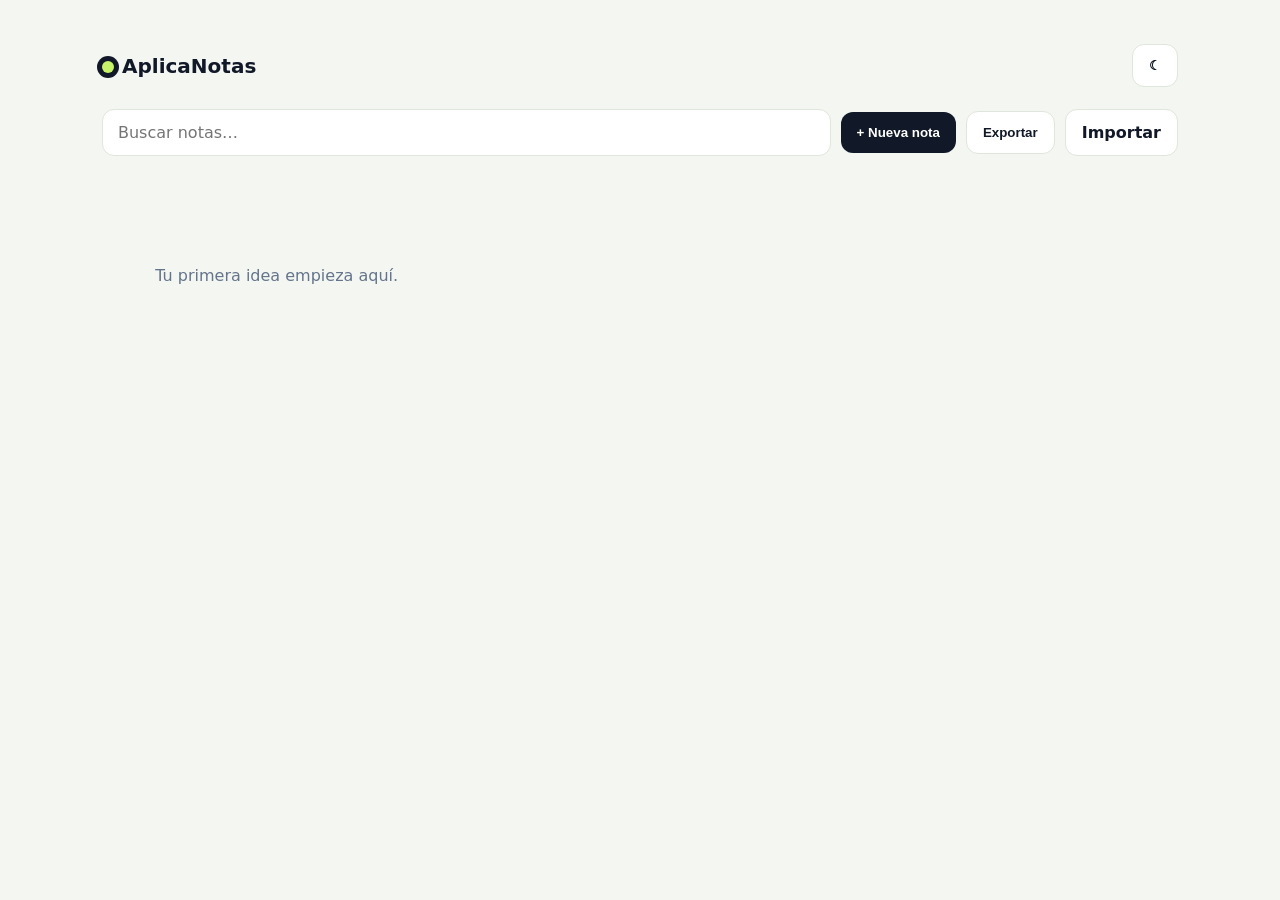
<file: aplicanotas/app.html>
<!doctype html><html lang="es-MX"><head><meta charset="utf-8"><meta name="viewport" content="width=device-width,initial-scale=1"><title>AplicaNotas — Mis notas</title><link rel="manifest" href="manifest.webmanifest"><link rel="icon" href="icon.svg"><link rel="stylesheet" href="styles.css"><meta name="theme-color" content="#111827"><style>.shell{max-width:1120px;margin:auto;padding:22px}.toolbar{display:flex;gap:10px;flex-wrap:wrap;align-items:center;margin-bottom:20px}.toolbar input{flex:1;min-width:220px;padding:13px 15px;border:1px solid var(--line);border-radius:12px;font:inherit}.btn{border:0;border-radius:12px;padding:13px 16px;font-weight:800;cursor:pointer;background:#111827;color:white}.btn.alt{background:white;color:#111827;border:1px solid var(--line)}.notes{display:grid;grid-template-columns:repeat(3,1fr);gap:14px}.note{background:white;border:1px solid var(--line);border-radius:18px;padding:18px;min-height:170px;cursor:pointer;position:relative}.note h3{margin:0 0 10px}.note p{white-space:pre-wrap;color:#475569}.empty{text-align:center;padding:90px 20px;color:#64748b}.modal{position:fixed;inset:0;background:#0008;display:none;place-items:center;padding:20px}.modal.open{display:grid}.editor{width:min(680px,100%);background:white;border-radius:22px;padding:22px}.editor input,.editor textarea{width:100%;border:0;outline:none;font:inherit}.editor input{font-size:28px;font-weight:900;margin-bottom:14px}.editor textarea{min-height:280px;resize:vertical;line-height:1.5}.editorbar{display:flex;justify-content:space-between;gap:12px;margin-top:16px}.danger{background:#fff;border:1px solid #ef4444;color:#b91c1c}@media(max-width:850px){.notes{grid-template-columns:repeat(2,1fr)}}@media(max-width:580px){.notes{grid-template-columns:1fr}}</style></head><body><div class="shell"><header class="top" style="padding-left:0;padding-right:0"><a class="brand" href="index.html"><span class="dot"></span>AplicaNotas</a><button id="theme" class="btn alt">☾</button></header><div class="toolbar"><input id="search" placeholder="Buscar notas…"><button id="new" class="btn">+ Nueva nota</button><button id="export" class="btn alt">Exportar</button><label class="btn alt" style="cursor:pointer">Importar<input id="import" type="file" accept="application/json" hidden></label></div><div id="notes" class="notes"></div></div><div id="modal" class="modal"><div class="editor"><input id="title" placeholder="Título"><textarea id="body" placeholder="Escribe aquí…"></textarea><div class="editorbar"><button id="delete" class="btn danger">Eliminar</button><button id="close" class="btn">Guardar y cerrar</button></div></div></div><script src="app.js"></script></body></html>
</file>
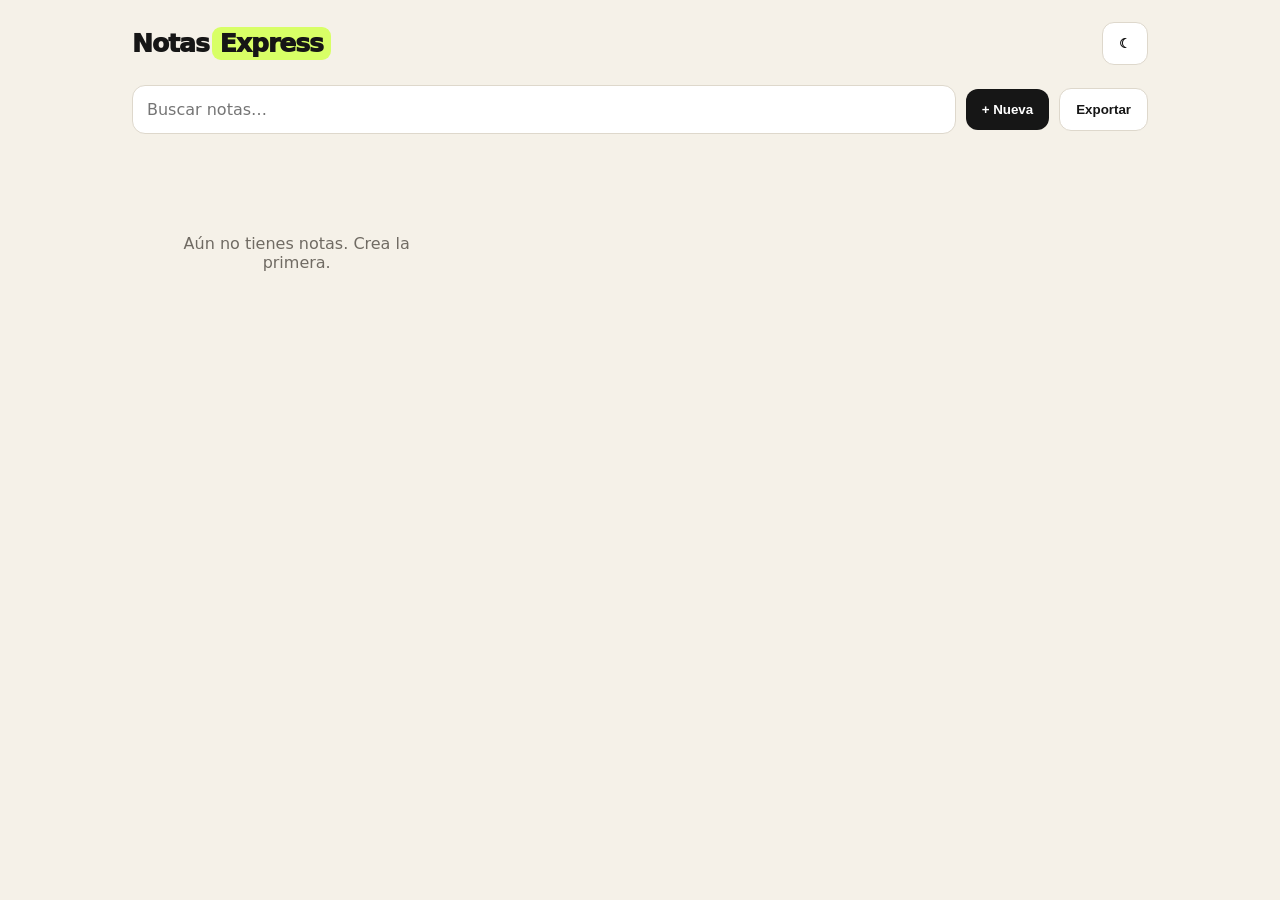
<file: notas-express/demo.html>
<!doctype html><html lang="es-MX"><head><meta charset="utf-8"><meta name="viewport" content="width=device-width,initial-scale=1"><title>Notas Express — Demo</title><link rel="manifest" href="manifest.webmanifest"><link rel="icon" href="icon.svg"><link rel="stylesheet" href="styles.css"><style>.app{max-width:1060px;margin:auto;padding:22px}.bar{display:flex;gap:10px;align-items:center;flex-wrap:wrap;margin:20px 0}.bar input{flex:1;min-width:220px;border:1px solid var(--line);background:white;padding:14px;border-radius:13px;font:inherit}.btn{border:0;border-radius:12px;padding:13px 16px;font-weight:850;background:#161616;color:white;cursor:pointer}.btn.alt{background:white;color:#161616;border:1px solid var(--line)}.grid{display:grid;grid-template-columns:repeat(3,1fr);gap:14px}.note{background:white;border:1px solid var(--line);border-radius:18px;padding:18px;min-height:170px;cursor:pointer}.note.pinned{outline:3px solid #161616}.note h3{margin:0 0 8px}.note p{white-space:pre-wrap;color:#5d5a54}.empty{padding:80px 20px;text-align:center;color:var(--muted)}.modal{position:fixed;inset:0;background:#0008;display:none;place-items:center;padding:18px}.modal.open{display:grid}.editor{width:min(680px,100%);background:#fffdf7;border-radius:22px;padding:22px}.editor input,.editor textarea{width:100%;border:0;outline:0;background:transparent;font:inherit}.editor input{font-size:28px;font-weight:900;margin-bottom:12px}.editor textarea{min-height:250px;resize:vertical;line-height:1.5}.editbar{display:flex;gap:10px;justify-content:space-between;flex-wrap:wrap}.colors{display:flex;gap:7px}.sw{width:28px;height:28px;border-radius:50%;border:2px solid #ddd;cursor:pointer}.danger{background:white;color:#b42318;border:1px solid #f0aaa4}@media(max-width:800px){.grid{grid-template-columns:repeat(2,1fr)}}@media(max-width:540px){.grid{grid-template-columns:1fr}}</style></head><body><div class="app"><header class="nav" style="padding:0"><a class="brand" href="index.html">Notas<span>Express</span></a><button id="theme" class="btn alt">☾</button></header><div class="bar"><input id="search" placeholder="Buscar notas…"><button id="new" class="btn">+ Nueva</button><button id="export" class="btn alt">Exportar</button></div><div id="grid" class="grid"></div></div><div id="modal" class="modal"><div class="editor"><input id="title" placeholder="Título"><textarea id="body" placeholder="Escribe aquí…"></textarea><div class="editbar"><div class="colors"><button class="sw" data-c="#ffffff" style="background:#fff"></button><button class="sw" data-c="#fff0a6" style="background:#fff0a6"></button><button class="sw" data-c="#d8ff66" style="background:#d8ff66"></button><button class="sw" data-c="#d9ecff" style="background:#d9ecff"></button><button class="sw" data-c="#ffd8e8" style="background:#ffd8e8"></button></div><div><button id="pin" class="btn alt">Fijar</button> <button id="delete" class="btn danger">Eliminar</button> <button id="close" class="btn">Cerrar</button></div></div></div></div><script src="app.js"></script></body></html>
</file>
<file: styles.css>
:root{
  --bg:#f7f1e6;--paper:#fffaf2;--ink:#2d2926;--muted:#756e67;--line:#ded4c7;
  --accent:#e78f57;--accent2:#f0cfa8;--shadow:0 22px 60px rgba(61,47,36,.12);
  --note1:#fff0bf;--note2:#ffd9c8;--note3:#f5d4df;--note4:#ddd6f8;
  --note5:#cde6f7;--note6:#d4ead9;--note7:#eaf0bf;--note8:#e8dccb;
  --radius:26px;
}
*{box-sizing:border-box}
html{scroll-behavior:smooth}
body{margin:0;background:var(--bg);color:var(--ink);font-family:Inter,ui-sans-serif,system-ui,-apple-system,BlinkMacSystemFont,"Segoe UI",sans-serif;line-height:1.55}
a{color:inherit}
button,input,textarea,select{font:inherit}
button{cursor:pointer}
img{max-width:100%}
.container{width:min(1120px,calc(100% - 32px));margin:auto}
.serif{font-family:Georgia,"Times New Roman",serif}
.topbar{display:flex;align-items:center;justify-content:space-between;padding:22px 0;gap:16px}
.brand{font-weight:800;letter-spacing:-.03em;text-decoration:none;font-size:1.08rem}
.nav{display:flex;gap:18px;align-items:center;color:var(--muted);font-size:.94rem}
.nav a{text-decoration:none}
.nav .pill,.pill{border:1px solid var(--ink);border-radius:999px;padding:10px 16px;color:var(--ink);font-weight:700;background:transparent;text-decoration:none}
.hero{display:grid;grid-template-columns:1.05fr .95fr;gap:64px;align-items:center;padding:70px 0 86px}
.eyebrow{text-transform:uppercase;letter-spacing:.16em;font-size:.78rem;font-weight:800;color:var(--muted)}
.hero h1{font-size:clamp(3.4rem,8vw,7.2rem);line-height:.9;margin:18px 0 24px;letter-spacing:-.065em;font-weight:500}
.hero p{font-size:1.12rem;color:var(--muted);max-width:620px}
.cta-row{display:flex;gap:14px;flex-wrap:wrap;margin-top:30px;align-items:center}
.cta{display:inline-flex;align-items:center;justify-content:center;border:0;border-radius:999px;background:var(--ink);color:#fff;padding:15px 24px;font-weight:800;text-decoration:none;box-shadow:0 8px 22px rgba(45,41,38,.18)}
.cta.secondary{background:transparent;color:var(--ink);border:1px solid var(--line);box-shadow:none}
.price-note{font-size:.88rem;color:var(--muted)}
.mock{background:#efe5d7;border:1px solid var(--line);border-radius:34px;padding:18px;box-shadow:var(--shadow);transform:rotate(1.2deg)}
.phone{background:#fffdf8;border-radius:28px;padding:22px;min-height:560px;border:1px solid rgba(45,41,38,.08)}
.phone-head{display:flex;justify-content:space-between;align-items:center;margin-bottom:18px}
.phone h3{font-size:1.55rem;margin:0}
.searchfake{height:42px;border-radius:999px;background:#f5efe7;margin-bottom:18px;border:1px solid #ece2d7}
.notesgrid{display:grid;grid-template-columns:1fr 1fr;gap:12px}
.note-card{min-height:135px;border-radius:20px;padding:16px;border:1px solid rgba(45,41,38,.08)}
.note-card:nth-child(1){background:var(--note1)}.note-card:nth-child(2){background:var(--note5)}.note-card:nth-child(3){background:var(--note3)}.note-card:nth-child(4){background:var(--note6)}
.note-card strong{display:block;margin-bottom:8px}.note-card span{font-size:.9rem;color:#635c56}
.fab{width:58px;height:58px;border-radius:50%;background:var(--ink);color:#fff;display:grid;place-items:center;font-size:1.7rem;margin:18px 0 0 auto}
.section{padding:88px 0;border-top:1px solid var(--line)}
.section h2{font-size:clamp(2.5rem,5vw,4.6rem);line-height:.98;letter-spacing:-.05em;font-weight:500;margin:8px 0 18px}
.section-intro{max-width:720px;color:var(--muted);font-size:1.06rem}
.feature-grid{display:grid;grid-template-columns:repeat(3,1fr);gap:18px;margin-top:38px}
.feature{background:var(--paper);border:1px solid var(--line);border-radius:var(--radius);padding:26px;min-height:220px}
.feature .num{font-size:.76rem;font-weight:800;letter-spacing:.14em;color:var(--muted)}
.feature h3{font-family:Georgia,serif;font-size:1.55rem;margin:42px 0 10px;font-weight:500}
.feature p{color:var(--muted);margin:0}
.privacy-band{display:grid;grid-template-columns:1fr 1fr;gap:24px;background:var(--ink);color:#fff;border-radius:36px;padding:42px;margin-top:35px}
.privacy-band p{color:#d6cec7}
.steps{display:grid;grid-template-columns:repeat(3,1fr);gap:20px;margin-top:38px}
.step{padding:0 10px 0 0}.step b{font-size:.8rem;letter-spacing:.14em;color:var(--muted)}.step h3{font-size:1.5rem;margin:10px 0}
.pricebox{background:var(--paper);border:1px solid var(--line);border-radius:36px;padding:40px;display:flex;align-items:center;justify-content:space-between;gap:32px;margin-top:34px}
.pricebig{font-family:Georgia,serif;font-size:4.2rem;line-height:1}
.faq{display:grid;gap:12px;margin-top:30px}
details{background:var(--paper);border:1px solid var(--line);border-radius:18px;padding:18px 20px}
summary{font-weight:800;cursor:pointer}
details p{color:var(--muted)}
footer{padding:40px 0 55px;border-top:1px solid var(--line);color:var(--muted);font-size:.9rem}
.footer-row{display:flex;justify-content:space-between;gap:18px;flex-wrap:wrap}.footer-links{display:flex;gap:16px}
.notice{background:#fff3d8;border:1px solid #e9d7ad;border-radius:16px;padding:14px 16px;color:#6f5f3b}
.small{font-size:.88rem;color:var(--muted)}
.legal{max-width:760px;padding:52px 0 88px}.legal h1{font-size:3.4rem;letter-spacing:-.05em}.legal h2{margin-top:32px}
.legal p,.legal li{color:var(--muted)}
.app-shell{min-height:100vh;background:var(--bg)}
.app-top{position:sticky;top:0;z-index:20;background:rgba(247,241,230,.92);backdrop-filter:blur(14px);border-bottom:1px solid var(--line)}
.app-top .container{display:flex;justify-content:space-between;align-items:center;padding:14px 0;gap:14px}
.app-actions{display:flex;gap:8px;align-items:center}
.iconbtn{width:42px;height:42px;border-radius:50%;border:1px solid var(--line);background:var(--paper);display:grid;place-items:center}
.app-main{padding:28px 0 100px}
.toolbar{display:grid;grid-template-columns:1fr auto;gap:12px;align-items:center}
.search{position:relative}.search input{width:100%;border:1px solid var(--line);background:var(--paper);border-radius:999px;padding:13px 18px 13px 44px;outline:none}.search .mag{position:absolute;left:17px;top:12px}
.filters{display:flex;gap:8px}
.filter{border:1px solid var(--line);background:var(--paper);border-radius:999px;padding:11px 14px}
.tabs{display:flex;gap:8px;margin:16px 0 22px}.tab{border:0;border-radius:999px;padding:9px 14px;background:transparent;color:var(--muted)}.tab.active{background:var(--ink);color:#fff}
.note-list{display:grid;grid-template-columns:repeat(3,minmax(0,1fr));gap:14px}
.note-list.list{grid-template-columns:1fr}
.app-note{border:1px solid rgba(45,41,38,.09);border-radius:22px;padding:18px;min-height:170px;position:relative;overflow:hidden}
.app-note h3{font-family:Georgia,serif;font-size:1.35rem;margin:0 0 10px;white-space:nowrap;overflow:hidden;text-overflow:ellipsis}
.app-note p{margin:0;color:#5f5953;white-space:pre-wrap;display:-webkit-box;-webkit-line-clamp:5;-webkit-box-orient:vertical;overflow:hidden}
.app-note .meta{position:absolute;left:18px;right:18px;bottom:14px;display:flex;justify-content:space-between;color:#6d665f;font-size:.78rem}
.app-note .pin{position:absolute;right:12px;top:12px;border:0;background:rgba(255,255,255,.45);border-radius:999px;width:32px;height:32px}
.empty{padding:80px 20px;text-align:center;color:var(--muted)}
.newnote{position:fixed;right:24px;bottom:24px;width:64px;height:64px;border-radius:50%;border:0;background:var(--ink);color:#fff;font-size:2rem;box-shadow:var(--shadow);z-index:25}
.modalback{position:fixed;inset:0;background:rgba(31,27,24,.44);display:none;align-items:center;justify-content:center;padding:18px;z-index:50}
.modalback.open{display:flex}
.modal{width:min(760px,100%);max-height:92vh;border-radius:28px;padding:22px;border:1px solid rgba(45,41,38,.08);box-shadow:var(--shadow);overflow:auto}
.editor-title,.editor-body{width:100%;border:0;background:transparent;outline:none;color:var(--ink)}
.editor-title{font-family:Georgia,serif;font-size:2.1rem;font-weight:600}
.editor-body{min-height:48vh;resize:vertical;line-height:1.6;margin-top:12px}
.editor-foot{display:flex;gap:10px;align-items:center;flex-wrap:wrap;border-top:1px solid rgba(45,41,38,.12);padding-top:16px}
.swatches{display:flex;gap:7px;flex-wrap:wrap}.sw{width:28px;height:28px;border-radius:50%;border:1px solid rgba(45,41,38,.16)}.sw.active{outline:2px solid var(--ink);outline-offset:2px}
.spacer{flex:1}
.danger{border:1px solid #c87866;background:transparent;border-radius:999px;padding:9px 13px;color:#874a3d}.ghost{border:1px solid rgba(45,41,38,.18);background:rgba(255,255,255,.28);border-radius:999px;padding:9px 13px}
.restore{border:0;background:rgba(255,255,255,.5);border-radius:999px;padding:8px 10px}
.backupbar{display:flex;gap:8px;flex-wrap:wrap;margin-top:18px}
.dark{
  --bg:#211f1c;--paper:#2b2824;--ink:#f4eee7;--muted:#b9aea4;--line:#403b35;
  --note1:#514629;--note2:#563c32;--note3:#50343f;--note4:#3f3b56;
  --note5:#304758;--note6:#334b3b;--note7:#48502b;--note8:#463d33;
}
.dark .app-note p,.dark .app-note .meta{color:#ded4ca}
.dark .app-top{background:rgba(33,31,28,.92)}
.dark .modal .editor-title,.dark .modal .editor-body{color:#f4eee7}
.toast{position:fixed;left:50%;bottom:28px;transform:translateX(-50%) translateY(20px);background:var(--ink);color:var(--bg);padding:11px 16px;border-radius:999px;opacity:0;pointer-events:none;transition:.2s;z-index:80}.toast.show{opacity:1;transform:translateX(-50%) translateY(0)}
@media (max-width:900px){
  .hero{grid-template-columns:1fr;gap:38px;padding-top:46px}.feature-grid,.steps{grid-template-columns:1fr}.privacy-band{grid-template-columns:1fr}.note-list{grid-template-columns:repeat(2,minmax(0,1fr))}.nav a:not(.pill){display:none}
}
@media (max-width:640px){
  .container{width:min(100% - 22px,1120px)}.hero h1{font-size:3.65rem}.mock{padding:10px}.phone{min-height:auto}.section{padding:64px 0}.pricebox{align-items:flex-start;flex-direction:column}.pricebig{font-size:3.4rem}.toolbar{grid-template-columns:1fr}.filters{overflow:auto}.note-list{grid-template-columns:1fr}.note-list.grid{grid-template-columns:1fr 1fr}.app-note{min-height:150px;padding:15px}.app-note .meta{left:15px;right:15px}.app-top .brand{font-size:.95rem}
}
</file>
<file: aplicanotas/styles.css>
:root{--bg:#f3f6f1;--ink:#111827;--muted:#64748b;--accent:#c7f36b;--panel:#fff;--line:#dfe6dc}*{box-sizing:border-box}body{margin:0;background:var(--bg);color:var(--ink);font-family:Inter,ui-sans-serif,system-ui,-apple-system,BlinkMacSystemFont,"Segoe UI",sans-serif}.top{max-width:1120px;margin:auto;padding:22px 24px;display:flex;justify-content:space-between;align-items:center}.brand{font-weight:900;text-decoration:none;color:inherit;font-size:20px}.dot{display:inline-block;width:12px;height:12px;border-radius:50%;background:var(--accent);margin-right:8px;box-shadow:0 0 0 5px #111827}.ghost,.secondary{color:var(--ink);text-decoration:none;font-weight:800}.hero{max-width:1120px;margin:40px auto 90px;padding:40px 24px}.badge,.eyebrow{font-size:12px;letter-spacing:.16em;font-weight:900}.hero h1{font-size:clamp(58px,10vw,126px);line-height:.84;letter-spacing:-.07em;margin:25px 0;max-width:950px}.lead{max-width:680px;font-size:20px;line-height:1.55;color:#475569}.actions{display:flex;gap:16px;flex-wrap:wrap;margin-top:30px}.primary,.secondary{display:inline-block;padding:16px 22px;border-radius:14px}.primary{background:var(--ink);color:#fff;text-decoration:none;font-weight:900}.secondary{border:2px solid var(--ink)}.micro{font-size:13px;color:var(--muted);margin-top:14px}.cards,.split,.paybox{max-width:1120px;margin:0 auto 28px;padding:0 24px}.cards{display:grid;grid-template-columns:repeat(3,1fr);gap:16px}.cards article{background:var(--panel);border:1px solid var(--line);border-radius:22px;padding:26px;min-height:190px}.cards b{font-size:28px}.cards h3{font-size:24px;margin:26px 0 8px}.cards p,.split p,.paybox p{color:var(--muted);line-height:1.5}.split{display:grid;grid-template-columns:1.15fr .85fr;gap:40px;background:#111827;color:white;padding:54px;border-radius:28px}.split h2,.paybox h2{font-size:44px;line-height:1;margin:14px 0}.split ul{list-style:none;padding:0;margin:0}.split li{padding:14px 0;border-bottom:1px solid #334155;font-weight:700}.paybox{margin-top:28px;margin-bottom:70px;background:var(--accent);padding:38px;border-radius:28px;display:flex;align-items:center;justify-content:space-between;gap:20px}.paybox p{color:#293424}footer{max-width:1120px;margin:auto;padding:30px 24px 55px;color:var(--muted)}@media(max-width:760px){.cards{grid-template-columns:1fr}.split{grid-template-columns:1fr;padding:34px 24px}.paybox{flex-direction:column;align-items:flex-start}.hero{margin-top:10px}.hero h1{font-size:64px}}
</file>
<file: notas-express/styles.css>
:root{--bg:#f5f1e8;--ink:#161616;--muted:#706b63;--lime:#d8ff66;--card:#fffdf7;--line:#ded8cc}*{box-sizing:border-box}body{margin:0;background:var(--bg);color:var(--ink);font-family:Inter,ui-sans-serif,system-ui,-apple-system,BlinkMacSystemFont,"Segoe UI",sans-serif}.nav{max-width:1120px;margin:auto;padding:24px;display:flex;align-items:center;justify-content:space-between}.brand{font-size:25px;font-weight:950;color:inherit;text-decoration:none;letter-spacing:-.04em}.brand span{background:var(--lime);padding:2px 8px;border-radius:9px;margin-left:3px}.mini{color:inherit;font-weight:800}.hero{max-width:1120px;margin:45px auto 90px;padding:30px 24px}.pill,.eyebrow{font-size:12px;font-weight:900;letter-spacing:.16em}.hero h1{font-size:clamp(55px,9vw,118px);line-height:.88;letter-spacing:-.065em;margin:24px 0}.hero h1 em{font-style:normal;color:#6d6b66}.hero>p{max-width:670px;color:var(--muted);font-size:20px;line-height:1.55}.cta{display:flex;gap:14px;flex-wrap:wrap;margin-top:30px}.buy,.demo{border:0;border-radius:14px;padding:16px 22px;font-weight:900;font-size:16px;text-decoration:none;cursor:pointer}.buy{background:var(--ink);color:white}.demo{border:2px solid var(--ink);color:var(--ink)}.disabled{opacity:.55;cursor:not-allowed}.features,.preview,.purchase{max-width:1120px;margin:0 auto 28px;padding:0 24px}.features{display:grid;grid-template-columns:repeat(3,1fr);gap:15px}.features article{background:var(--card);border:1px solid var(--line);border-radius:22px;padding:26px}.features article span{font-size:12px;font-weight:900;color:var(--muted)}.features h3{font-size:30px;margin:40px 0 8px}.features p{color:var(--muted);line-height:1.5}.preview{margin-top:30px;background:#171717;color:white;border-radius:28px;padding:48px;display:grid;grid-template-columns:1fr 1fr;gap:55px}.preview h2{font-size:49px;line-height:1;letter-spacing:-.045em;margin:14px 0}.preview ul{padding-left:18px;color:#d2d2d2;line-height:2}.mock{background:#f5f1e8;color:#161616;border-radius:20px;padding:18px}.mocktop{display:flex;justify-content:space-between;margin-bottom:14px}.mocktop i{font-style:normal;background:#161616;color:white;border-radius:10px;padding:8px}.mocknote{background:white;border-radius:16px;padding:18px;margin-top:12px}.mocknote.yellow{background:#fff0a6}.mocknote p{color:#67625d}.purchase{background:var(--lime);border-radius:28px;padding:38px;display:flex;justify-content:space-between;align-items:center;gap:20px;margin-bottom:65px}.purchase h2{font-size:54px;margin:5px 0}.purchase p{margin:4px 0;color:#3f4824}footer{max-width:1120px;margin:auto;padding:20px 24px 50px;color:var(--muted)}@media(max-width:760px){.features{grid-template-columns:1fr}.preview{grid-template-columns:1fr;padding:32px 22px}.purchase{flex-direction:column;align-items:flex-start}.hero{margin-top:10px}.hero h1{font-size:61px}.preview h2{font-size:40px}}
</file>
